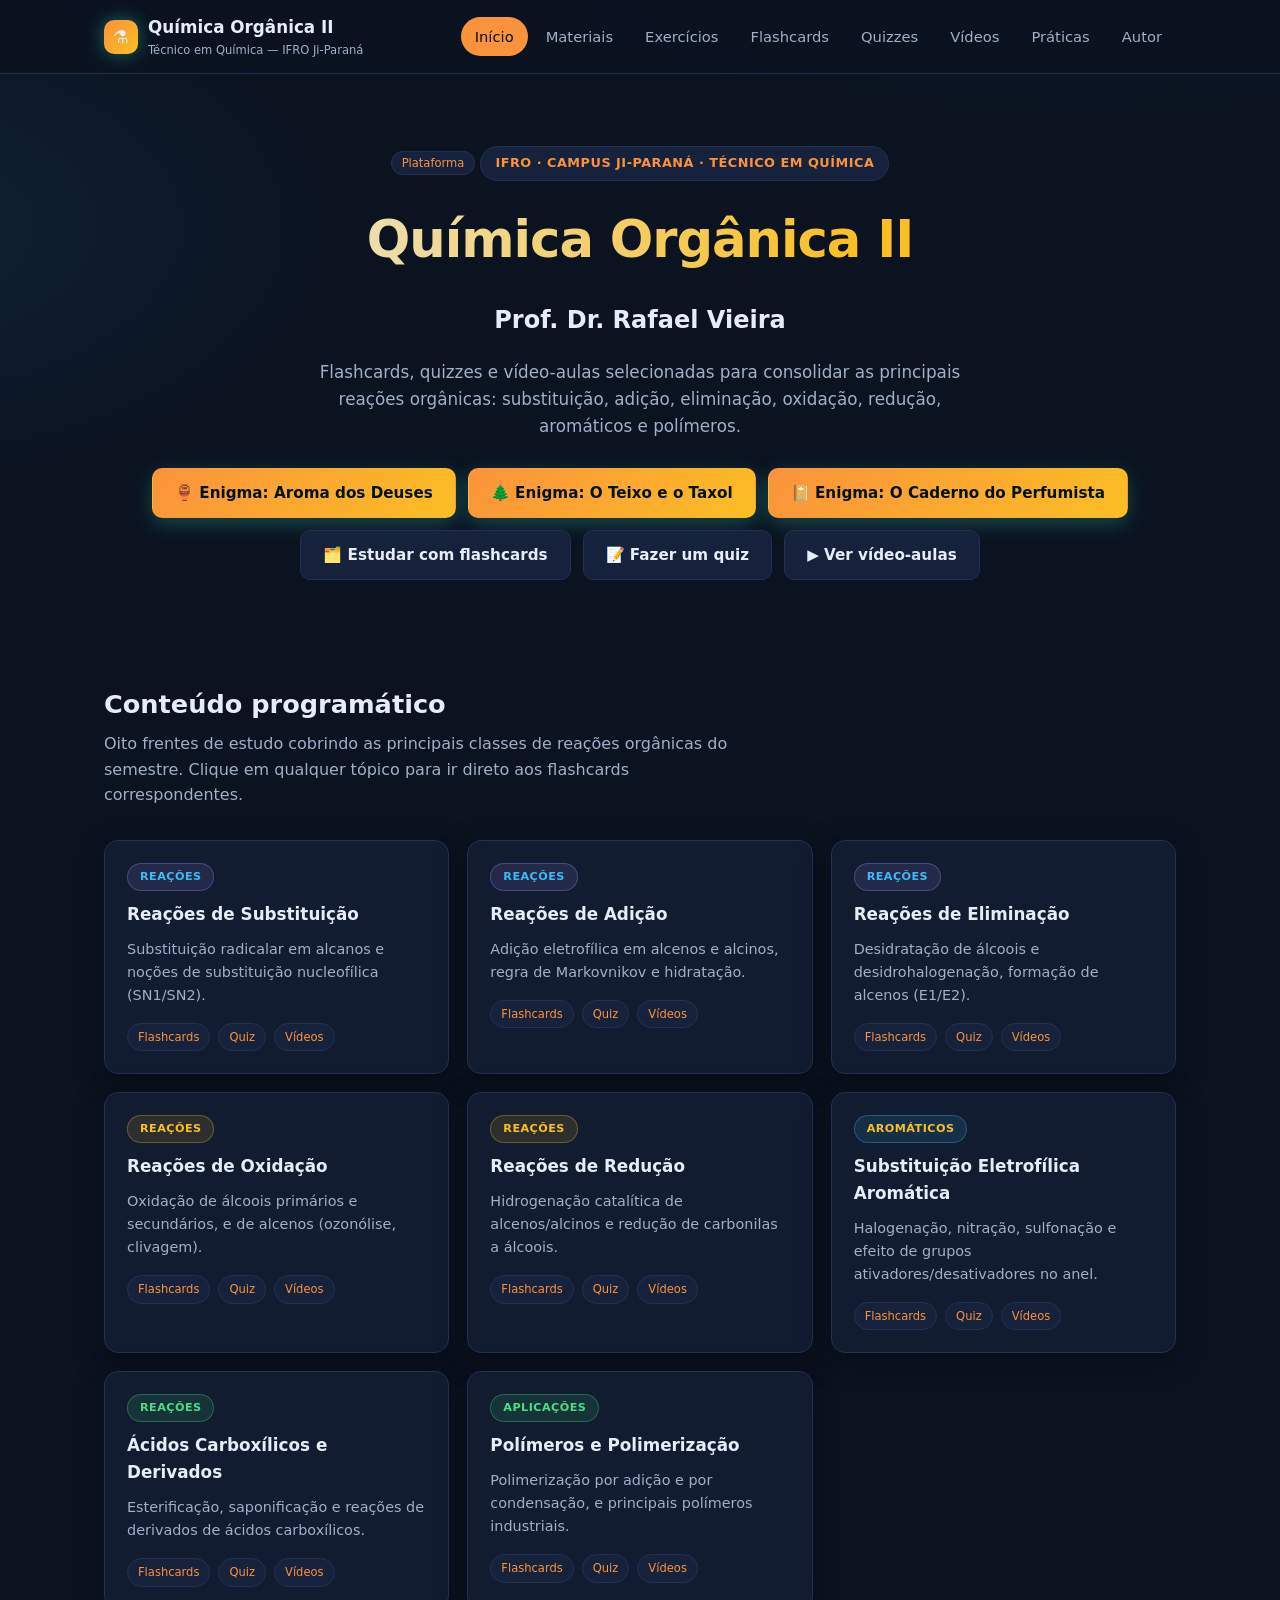
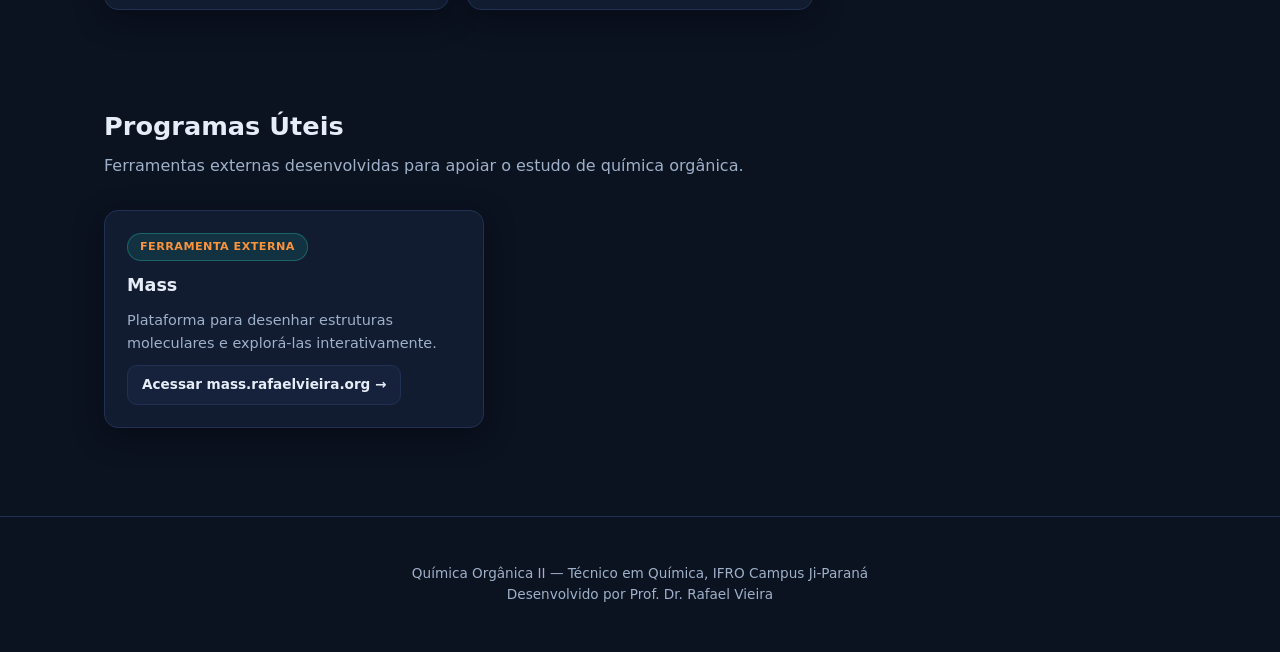
<file: index.html>
<!DOCTYPE html>
<html lang="pt-BR">
<head>
<meta charset="UTF-8">
<meta name="viewport" content="width=device-width, initial-scale=1.0">
<title>Química Orgânica II — IFRO Ji-Paraná</title>
<meta name="description" content="Plataforma de apoio aos estudantes do Técnico em Química do IFRO Campus Ji-Paraná: flashcards, quizzes e vídeos sobre Química Orgânica II.">
<link rel="stylesheet" href="assets/css/style.css">
</head>
<body>

<header class="site-header">
  <nav class="nav">
    <a class="brand" href="index.html">
      <span class="mol">⚗️</span>
      <span>Química Orgânica II<br><small>Técnico em Química — IFRO Ji-Paraná</small></span>
    </a>
    <button class="nav-toggle" aria-label="Abrir menu">☰</button>
    <div class="nav-links">
      <a href="index.html">Início</a>
      <a href="materiais.html">Materiais</a>
      <a href="exercicios.html">Exercícios</a>
      <a href="flashcards.html">Flashcards</a>
      <a href="quizzes.html">Quizzes</a>
      <a href="videos.html">Vídeos</a>
      <a href="praticas.html">Práticas</a>
      <a href="autor.html">Autor</a>
    </div>
  </nav>
</header>

<section class="hero">
  <div class="container">
    <span class="tag tag-tool">Plataforma</span>
    <span class="eyebrow">IFRO · Campus Ji-Paraná · Técnico em Química</span>
    <h1> Química Orgânica II<br> </h1>
    <h2> Prof. Dr. Rafael Vieira </h2>
    <p class="lead">Flashcards, quizzes e vídeo-aulas selecionadas para consolidar as principais
      reações orgânicas: substituição, adição, eliminação, oxidação, redução, aromáticos e polímeros.</p>
    <div class="hero-actions">
      <a class="btn btn-primary" href="aroma-dos-deuses.html">🏺 Enigma: Aroma dos Deuses</a>
      <a class="btn btn-primary" href="enigma-taxol.html">🌲 Enigma: O Teixo e o Taxol</a>
      <a class="btn btn-primary" href="caderno-do-perfumista.html">📔 Enigma: O Caderno do Perfumista</a>
      <a class="btn btn-ghost" href="flashcards.html">🗂️ Estudar com flashcards</a>
      <a class="btn btn-ghost" href="quizzes.html">📝 Fazer um quiz</a>
      <a class="btn btn-ghost" href="videos.html">▶️ Ver vídeo-aulas</a>
    </div>
  </div>
</section>

<section>
  <div class="container">
    <h2 class="section-title">Conteúdo programático</h2>
    <p class="section-sub">Oito frentes de estudo cobrindo as principais classes de reações orgânicas
      do semestre. Clique em qualquer tópico para ir direto aos flashcards correspondentes.</p>
    <div class="grid" id="topics-grid"></div>
  </div>
</section>

<section>
  <div class="container">
    <h2 class="section-title">Programas Úteis</h2>
    <p class="section-sub">Ferramentas externas desenvolvidas para apoiar o estudo de química orgânica.</p>
    <div class="card tool-card">
      <span class="cat-tag teal">Ferramenta externa</span>
      <h3>Mass</h3>
      <p>Plataforma para desenhar estruturas moleculares e explorá-las interativamente.</p>
      <a class="btn btn-ghost btn-sm" href="https://mass.rafaelvieira.org" target="_blank" rel="noopener">Acessar mass.rafaelvieira.org →</a>
    </div>
  </div>
</section>

<footer class="site-footer">
  <div class="container">
    <p>Química Orgânica II — Técnico em Química, IFRO Campus Ji-Paraná<br>
    Desenvolvido por <a href="autor.html">Prof. Dr. Rafael Vieira</a></p>
  </div>
</footer>

<script src="assets/js/topics-data.js"></script>
<script src="assets/js/app.js"></script>
<script>
  document.addEventListener("DOMContentLoaded", () => {
    const grid = document.getElementById("topics-grid");
    TOPICS.forEach(t => {
      const card = document.createElement("a");
      card.href = `flashcards.html?topic=${t.id}`;
      card.className = "card topic-card";
      card.style.color = "inherit";
      card.innerHTML = `
        <span class="cat-tag ${t.catClass}">${t.category}</span>
        <h3>${t.title}</h3>
        <p>${t.description}</p>
        <div class="tags">
          <span class="tag">Flashcards</span>
          <span class="tag">Quiz</span>
          <span class="tag">Vídeos</span>
        </div>
      `;
      grid.appendChild(card);
    });
  });
</script>
</body>
</html>
</file>
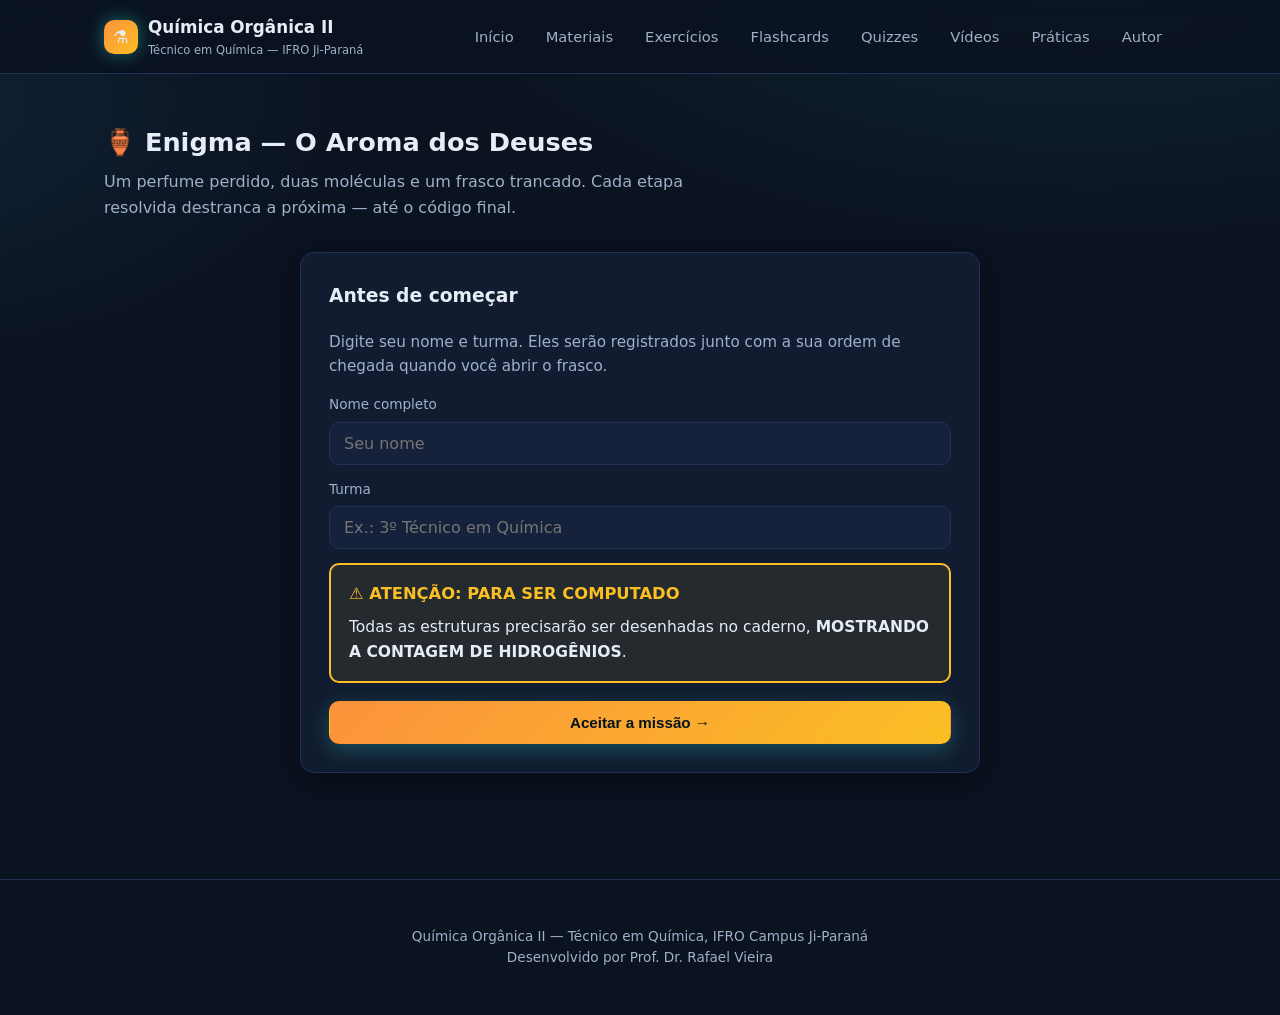
<file: aroma-dos-deuses.html>
<!DOCTYPE html>
<html lang="pt-BR">
<head>
<meta charset="UTF-8">
<meta name="viewport" content="width=device-width, initial-scale=1.0">
<title>Enigma — O Aroma dos Deuses | Química Orgânica II</title>
<meta name="description" content="Enigma em 4 etapas: descubra as duas moléculas que, combinadas por esterificação, produzem o Aroma dos Deuses, calcule suas massas molares e destrave o código final.">
<link rel="stylesheet" href="assets/css/style.css">
<style>
  /* ---------- Enigma do Aroma dos Deuses — estilos desta página ---------- */
  :root{ --gold: #fbbf24; --gold-soft: #fde68a; }

  .enig-card{
    background: var(--surface);
    border: 1px solid var(--border);
    border-radius: var(--radius);
    box-shadow: var(--shadow);
    padding: 28px;
    max-width: 680px;
    margin: 0 auto 18px;
  }
  .enig-card h3{ margin-top: 0; }
  .enig-sub{ color: var(--text-muted); font-size: 0.95rem; }
  .enig-story{
    border-left: 3px solid var(--gold);
    background: var(--surface-2);
    border-radius: 0 10px 10px 0;
    padding: 14px 16px;
    margin: 14px 0;
    font-size: 0.95rem;
  }
  .enig-story em{ color: var(--gold-soft); font-style: normal; }

  .enig-mol-frame{
    background: var(--surface-2);
    border: 1px solid var(--border);
    border-radius: 10px;
    padding: 14px;
    text-align: center;
    margin: 16px 0 6px;
  }
  .enig-mol-frame img{ max-width: 100%; max-height: 260px; margin: 0 auto; background: #fff; border-radius: 6px; padding: 6px; }

  /* barra de progresso das 4 etapas */
  .enig-progress{
    display: flex; gap: 8px; justify-content: center; flex-wrap: wrap;
    max-width: 680px; margin: 0 auto 18px;
  }
  .enig-pill{
    font-size: 0.8rem; padding: 6px 12px; border-radius: 999px;
    background: var(--surface-2); border: 1px solid var(--border); color: var(--text-muted);
  }
  .enig-pill.on{ border-color: var(--gold); color: var(--text); }
  .enig-pill.done{ border-color: var(--success); color: var(--success); }

  /* etapas */
  .enig-stage{ position: relative; transition: opacity .25s ease; }
  .enig-stage.locked{ opacity: 0.42; pointer-events: none; user-select: none; }
  .enig-stage.locked .enig-stage-body{ filter: blur(3px); }
  .enig-stage-tag{
    display: inline-block; font-size: 0.75rem; letter-spacing: .5px; text-transform: uppercase;
    color: var(--gold-soft); margin-bottom: 4px;
  }
  .enig-stage.solved .enig-stage-tag{ color: var(--success); }

  .enig-options{ display: grid; gap: 8px; margin: 12px 0; }
  .enig-opt{
    display: flex; gap: 10px; align-items: flex-start;
    background: var(--surface-2); border: 1px solid var(--border); border-radius: 10px;
    padding: 11px 14px; color: var(--text); cursor: pointer; text-align: left;
    font-family: var(--font-body); font-size: 0.95rem; transition: all .15s ease;
  }
  .enig-opt:hover:not(:disabled){ border-color: var(--gold); }
  .enig-opt b{ font-family: var(--font-mono); color: var(--gold-soft); }
  .enig-opt.wrong{ border-color: var(--danger); opacity: .55; text-decoration: line-through; }
  .enig-opt.right{ border-color: var(--success); background: rgba(74,222,128,0.08); }
  .enig-opt:disabled{ cursor: default; }

  .enig-row{ display: flex; gap: 10px; align-items: center; flex-wrap: wrap; margin: 12px 0; }
  .enig-input{
    font-family: var(--font-mono); font-size: 1.1rem; width: 140px;
    padding: 10px 12px; color: var(--text); background: var(--surface-2);
    border: 2px solid var(--border); border-radius: 8px; outline: none;
  }
  .enig-input:focus{ border-color: var(--gold); }
  .enig-unit{ color: var(--text-muted); font-family: var(--font-mono); }

  .enig-formula{
    font-family: var(--font-mono);
    background: var(--surface-2);
    border: 1px solid var(--border);
    border-radius: 8px;
    padding: 14px 16px;
    margin: 14px 0;
    text-align: center;
    font-size: 1.02rem;
    letter-spacing: 0.3px;
    overflow-x: auto;
  }
  .enig-masses{ font-family: var(--font-mono); font-size: 0.85rem; color: var(--text-muted); }

  .enig-msg{ min-height: 1.4em; font-size: 0.92rem; margin-top: 6px; }
  .enig-msg.ok{ color: var(--success); }
  .enig-msg.err{ color: var(--danger); }
  .enig-msg.warn{ color: var(--warning); }

  /* frasco final */
  .enig-safe{ text-align: center; margin-top: 18px; padding-top: 18px; border-top: 1px dashed var(--border); }
  .enig-lock-icon{ font-size: 2.4rem; margin-bottom: 6px; }
  .enig-digits{ display: flex; justify-content: center; gap: 10px; margin: 14px 0; }
  .enig-digit{
    width: 50px; height: 60px; text-align: center; font-size: 1.7rem;
    font-family: var(--font-mono); color: var(--text); background: var(--surface-2);
    border: 2px solid var(--border); border-radius: 8px; outline: none;
  }
  .enig-digit:focus{ border-color: var(--gold); box-shadow: 0 0 0 3px rgba(251,191,36,0.25); }
  .enig-safe.unlocked .enig-digit{ border-color: var(--success); color: var(--success); }
  @keyframes enig-shake-kf{
    10%,90% { transform: translateX(-2px); }
    20%,80% { transform: translateX(4px); }
    30%,50%,70% { transform: translateX(-8px); }
    40%,60% { transform: translateX(8px); }
  }
  .enig-shake{ animation: enig-shake-kf 0.5s; }

  .enig-final{ text-align: center; padding: 10px 6px 4px; font-size: 1.05rem; }
  .enig-final .big{ font-size: 2.6rem; display: block; margin-bottom: 6px; }
  .enig-registered{ display: block; margin-top: 10px; font-size: 0.85rem; color: var(--text-muted); }

  /* formulário de entrada (o style.css do organicaII não tem esses estilos) */
  .enig-gate .field{ margin-bottom: 14px; }
  .enig-gate label{ display: block; font-size: 0.85rem; color: var(--text-muted); margin-bottom: 6px; }
  .enig-gate input{
    width: 100%; padding: 11px 14px; font-size: 1rem; font-family: var(--font-body);
    color: var(--text); background: var(--surface-2);
    border: 1px solid var(--border); border-radius: 10px; outline: none;
  }
  .enig-gate input:focus{ border-color: var(--gold); }
  .hint-small{ font-size: 0.85rem; }

  /* alerta: desenho no caderno */
  .enig-ava{
    margin-top: 18px; padding: 16px 18px; border-radius: 10px;
    border: 2px solid var(--warning); background: rgba(250,204,21,0.08);
    text-align: left; font-size: 0.97rem;
  }
  .enig-ava .ava-title{ display: block; color: var(--warning); margin-bottom: 8px; font-size: 1.02rem; }
  .enig-ava p{ margin: 0; }

  @media (max-width: 520px){
    .enig-card{ padding: 20px 16px; }
    .enig-digit{ width: 46px; height: 56px; }
  }
</style>
</head>
<body>

<header class="site-header">
  <nav class="nav">
    <a class="brand" href="index.html">
      <span class="mol">⚗️</span>
      <span>Química Orgânica II<br><small>Técnico em Química — IFRO Ji-Paraná</small></span>
    </a>
    <button class="nav-toggle" aria-label="Abrir menu">☰</button>
    <div class="nav-links">
      <a href="index.html">Início</a>
      <a href="materiais.html">Materiais</a>
      <a href="exercicios.html">Exercícios</a>
      <a href="flashcards.html">Flashcards</a>
      <a href="quizzes.html">Quizzes</a>
      <a href="videos.html">Vídeos</a>
      <a href="praticas.html">Práticas</a>
      <a href="autor.html">Autor</a>
    </div>
  </nav>
</header>

<section>
  <div class="container">
    <h1 class="section-title">🏺 Enigma — O Aroma dos Deuses</h1>
    <p class="section-sub">Um perfume perdido, duas moléculas e um frasco trancado. Cada etapa resolvida
      destranca a próxima — até o código final.</p>

    <div id="enig-body"></div>
  </div>
</section>

<footer class="site-footer">
  <div class="container">
    <p>Química Orgânica II — Técnico em Química, IFRO Campus Ji-Paraná<br>
    Desenvolvido por <a href="autor.html">Prof. Dr. Rafael Vieira</a></p>
  </div>
</footer>

<script src="assets/js/sheets-config.js"></script>
<script src="assets/js/app.js"></script>
<script src="assets/js/enigma-aroma.js"></script>
</body>
</html>
</file>
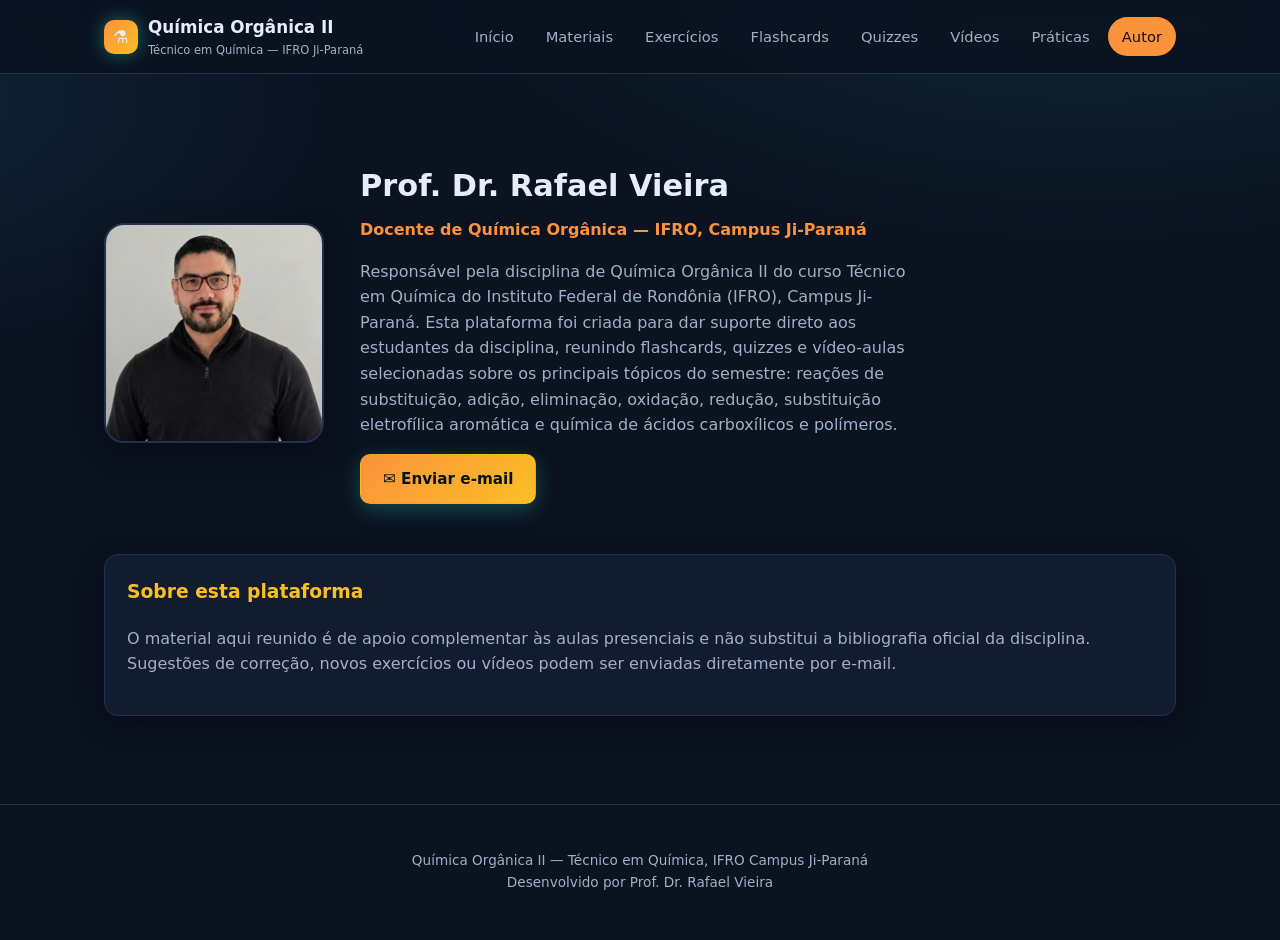
<file: autor.html>
<!DOCTYPE html>
<html lang="pt-BR">
<head>
<meta charset="UTF-8">
<meta name="viewport" content="width=device-width, initial-scale=1.0">
<title>Autor — Química Orgânica II</title>
<link rel="stylesheet" href="assets/css/style.css">
</head>
<body>

<header class="site-header">
  <nav class="nav">
    <a class="brand" href="index.html">
      <span class="mol">⚗️</span>
      <span>Química Orgânica II<br><small>Técnico em Química — IFRO Ji-Paraná</small></span>
    </a>
    <button class="nav-toggle" aria-label="Abrir menu">☰</button>
    <div class="nav-links">
      <a href="index.html">Início</a>
      <a href="materiais.html">Materiais</a>
      <a href="exercicios.html">Exercícios</a>
      <a href="flashcards.html">Flashcards</a>
      <a href="quizzes.html">Quizzes</a>
      <a href="videos.html">Vídeos</a>
      <a href="praticas.html">Práticas</a>
      <a href="autor.html">Autor</a>
    </div>
  </nav>
</header>

<section>
  <div class="container">
    <div class="author-hero">
      <img class="author-photo" src="assets/img/rafael.jpg" alt="Foto de Prof. Dr. Rafael Vieira">
      <div class="author-info">
        <h1>Prof. Dr. Rafael Vieira</h1>
        <div class="role">Docente de Química Orgânica — IFRO, Campus Ji-Paraná</div>
        <p>Responsável pela disciplina de Química Orgânica II do curso Técnico em Química do
          Instituto Federal de Rondônia (IFRO), Campus Ji-Paraná. Esta plataforma foi criada para dar
          suporte direto aos estudantes da disciplina, reunindo flashcards, quizzes e vídeo-aulas
          selecionadas sobre os principais tópicos do semestre: reações de substituição, adição,
          eliminação, oxidação, redução, substituição eletrofílica aromática e química de ácidos
          carboxílicos e polímeros.</p>
        <div class="author-links">
          <a class="btn btn-primary" href="mailto:vieira.rafa1986@gmail.com">✉️ Enviar e-mail</a>
        </div>
      </div>
    </div>

    <div class="card" style="margin-top: 10px;">
      <h3 style="margin-top:0; color: var(--accent-2);">Sobre esta plataforma</h3>
      <p style="color: var(--text-muted);">O material aqui reunido é de apoio complementar às aulas
        presenciais e não substitui a bibliografia oficial da disciplina. Sugestões de correção, novos
        exercícios ou vídeos podem ser enviadas diretamente por e-mail.</p>
    </div>
  </div>
</section>

<footer class="site-footer">
  <div class="container">
    <p>Química Orgânica II — Técnico em Química, IFRO Campus Ji-Paraná<br>
    Desenvolvido por <a href="autor.html">Prof. Dr. Rafael Vieira</a></p>
  </div>
</footer>

<script src="assets/js/app.js"></script>
</body>
</html>
</file>
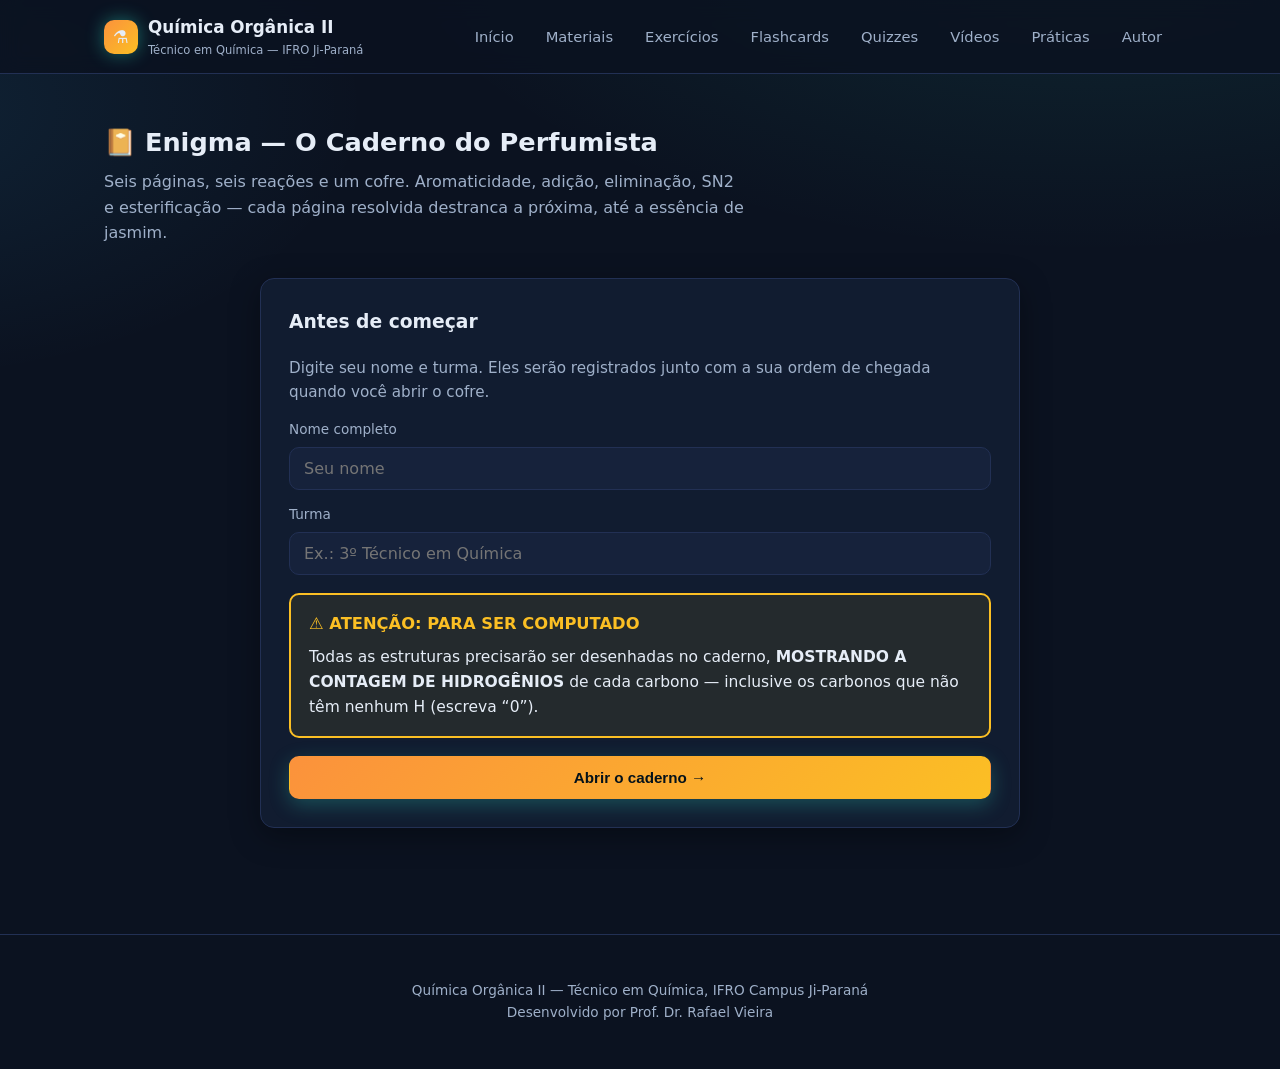
<file: caderno-do-perfumista.html>
<!DOCTYPE html>
<html lang="pt-BR">
<head>
<meta charset="UTF-8">
<meta name="viewport" content="width=device-width, initial-scale=1.0">
<title>Enigma — O Caderno do Perfumista | Química Orgânica II</title>
<meta name="description" content="Enigma em 7 páginas sobre reações orgânicas: aromaticidade, adição, hidratação, eliminação, SN2 e esterificação, com estruturas desenhadas no caderno.">
<link rel="stylesheet" href="assets/css/style.css">
<style>
  /* ---------- Enigma do Caderno do Perfumista — estilos desta página (cor de destaque: --gold) ---------- */
  :root{ --gold: #c084fc; --gold-soft: #e9d5ff; }

  .enig-card{
    background: var(--surface);
    border: 1px solid var(--border);
    border-radius: var(--radius);
    box-shadow: var(--shadow);
    padding: 28px;
    max-width: 760px;
    margin: 0 auto 18px;
  }
  .enig-card h3{ margin-top: 0; }
  .enig-sub{ color: var(--text-muted); font-size: 0.95rem; }
  .enig-story{
    border-left: 3px solid var(--gold);
    background: var(--surface-2);
    border-radius: 0 10px 10px 0;
    padding: 14px 16px;
    margin: 14px 0;
    font-size: 0.95rem;
  }
  .enig-story em{ color: var(--gold-soft); font-style: normal; }

  .enig-mol-frame{
    background: var(--surface-2);
    border: 1px solid var(--border);
    border-radius: 10px;
    padding: 14px;
    text-align: center;
    margin: 16px 0 6px;
  }
  .enig-mol-frame img{ max-width: 100%; max-height: 260px; margin: 0 auto; background: #fff; border-radius: 6px; padding: 6px; }

  /* barra de progresso das 4 etapas */
  .enig-progress{
    display: flex; gap: 8px; justify-content: center; flex-wrap: wrap;
    max-width: 760px; margin: 0 auto 18px;
  }
  .enig-pill{
    font-size: 0.8rem; padding: 6px 12px; border-radius: 999px;
    background: var(--surface-2); border: 1px solid var(--border); color: var(--text-muted);
  }
  .enig-pill.on{ border-color: var(--gold); color: var(--text); }
  .enig-pill.done{ border-color: var(--success); color: var(--success); }

  /* etapas */
  .enig-stage{ position: relative; transition: opacity .25s ease; }
  .enig-stage.locked{ opacity: 0.42; pointer-events: none; user-select: none; }
  .enig-stage.locked .enig-stage-body{ filter: blur(3px); }
  .enig-stage-tag{
    display: inline-block; font-size: 0.75rem; letter-spacing: .5px; text-transform: uppercase;
    color: var(--gold-soft); margin-bottom: 4px;
  }
  .enig-stage.solved .enig-stage-tag{ color: var(--success); }

  .enig-options{ display: grid; gap: 8px; margin: 12px 0; }
  .enig-opt{
    display: flex; gap: 10px; align-items: flex-start;
    background: var(--surface-2); border: 1px solid var(--border); border-radius: 10px;
    padding: 11px 14px; color: var(--text); cursor: pointer; text-align: left;
    font-family: var(--font-body); font-size: 0.95rem; transition: all .15s ease;
  }
  .enig-opt:hover:not(:disabled){ border-color: var(--gold); }
  .enig-opt b{ font-family: var(--font-mono); color: var(--gold-soft); }
  .enig-opt.wrong{ border-color: var(--danger); opacity: .55; text-decoration: line-through; }
  .enig-opt.right{ border-color: var(--success); background: rgba(74,222,128,0.08); }
  .enig-opt:disabled{ cursor: default; }

  .enig-row{ display: flex; gap: 10px; align-items: center; flex-wrap: wrap; margin: 12px 0; }
  .enig-input{
    font-family: var(--font-mono); font-size: 1.1rem; width: 140px;
    padding: 10px 12px; color: var(--text); background: var(--surface-2);
    border: 2px solid var(--border); border-radius: 8px; outline: none;
  }
  .enig-input:focus{ border-color: var(--gold); }
  .enig-unit{ color: var(--text-muted); font-family: var(--font-mono); }

  .enig-formula{
    font-family: var(--font-mono);
    background: var(--surface-2);
    border: 1px solid var(--border);
    border-radius: 8px;
    padding: 14px 16px;
    margin: 14px 0;
    text-align: center;
    font-size: 1.02rem;
    letter-spacing: 0.3px;
    overflow-x: auto;
  }
  .enig-masses{ font-family: var(--font-mono); font-size: 0.85rem; color: var(--text-muted); }

  .enig-msg{ min-height: 1.4em; font-size: 0.92rem; margin-top: 6px; }
  .enig-msg.ok{ color: var(--success); }
  .enig-msg.err{ color: var(--danger); }
  .enig-msg.warn{ color: var(--warning); }

  /* frasco final */
  .enig-safe{ text-align: center; margin-top: 18px; padding-top: 18px; border-top: 1px dashed var(--border); }
  .enig-lock-icon{ font-size: 2.4rem; margin-bottom: 6px; }
  .enig-digits{ display: flex; justify-content: center; gap: 10px; margin: 14px 0; }
  .enig-digit{
    width: 50px; height: 60px; text-align: center; font-size: 1.7rem;
    font-family: var(--font-mono); color: var(--text); background: var(--surface-2);
    border: 2px solid var(--border); border-radius: 8px; outline: none;
  }
  .enig-digit:focus{ border-color: var(--gold); box-shadow: 0 0 0 3px rgba(192,132,252,0.25); }
  .enig-safe.unlocked .enig-digit{ border-color: var(--success); color: var(--success); }
  @keyframes enig-shake-kf{
    10%,90% { transform: translateX(-2px); }
    20%,80% { transform: translateX(4px); }
    30%,50%,70% { transform: translateX(-8px); }
    40%,60% { transform: translateX(8px); }
  }
  .enig-shake{ animation: enig-shake-kf 0.5s; }

  .enig-final{ text-align: center; padding: 10px 6px 4px; font-size: 1.05rem; }
  .enig-final .big{ font-size: 2.6rem; display: block; margin-bottom: 6px; }
  .enig-registered{ display: block; margin-top: 10px; font-size: 0.85rem; color: var(--text-muted); }

  /* formulário de entrada (o style.css do organicaII não tem esses estilos) */
  .enig-gate .field{ margin-bottom: 14px; }
  .enig-gate label{ display: block; font-size: 0.85rem; color: var(--text-muted); margin-bottom: 6px; }
  .enig-gate input{
    width: 100%; padding: 11px 14px; font-size: 1rem; font-family: var(--font-body);
    color: var(--text); background: var(--surface-2);
    border: 1px solid var(--border); border-radius: 10px; outline: none;
  }
  .enig-gate input:focus{ border-color: var(--gold); }
  .hint-small{ font-size: 0.85rem; }

  /* alerta: desenho no caderno */
  .enig-ava{
    margin-top: 18px; padding: 16px 18px; border-radius: 10px;
    border: 2px solid var(--warning); background: rgba(250,204,21,0.08);
    text-align: left; font-size: 0.97rem;
  }
  .enig-ava .ava-title{ display: block; color: var(--warning); margin-bottom: 8px; font-size: 1.02rem; }
  .enig-ava p{ margin: 0; }

  /* ---------- específicos do Caderno do Perfumista ---------- */
  .enig-ava strong{ color: var(--text); }
  .perf-mol{ margin: 0; text-align: center; }
  .perf-mol img{ display: block; width: 100%; max-width: 200px; margin: 0 auto; background: #fff; border-radius: 8px; padding: 4px; }
  .perf-mol figcaption{ font-size: 0.82rem; color: var(--text-muted); margin-top: 4px; }

  .perf-scheme{
    display: flex; align-items: center; justify-content: center; flex-wrap: wrap; gap: 10px;
    background: var(--surface-2); border: 1px solid var(--border); border-radius: 10px;
    padding: 14px; margin: 14px 0;
  }
  .perf-scheme .perf-mol img{ max-width: 150px; }
  .perf-plus, .perf-plus-txt{ font-family: var(--font-mono); font-size: 1.15rem; }
  .perf-plus{ color: var(--text-muted); }
  .perf-arrow{ display: inline-flex; flex-direction: column; align-items: center; color: var(--gold-soft); line-height: 1; }
  .perf-arrow span{ font-size: 2rem; }
  .perf-arrow small{ font-family: var(--font-mono); font-size: 0.78rem; color: var(--text-muted); min-height: 1em; }
  .perf-q{ font-size: 2rem; font-weight: 700; color: var(--gold); width: 60px; text-align: center; }

  .perf-step{ border-top: 1px dashed var(--border); padding-top: 14px; margin-top: 14px; }
  .perf-step.hidden{ display: none; }
  .perf-step h4{ margin: 0 0 6px; font-size: 1.02rem; }

  .perf-draw-box{
    display: flex; gap: 12px; align-items: flex-start; cursor: pointer;
    border: 1px dashed var(--gold); border-radius: 10px; padding: 12px 14px; font-size: 0.95rem;
  }
  .perf-draw-box input{ accent-color: var(--gold); width: 20px; height: 20px; margin-top: 2px; flex: none; }
  .perf-draw-box small{ color: var(--text-muted); }
  .perf-draw.done .perf-draw-box{ border-style: solid; border-color: var(--success); cursor: default; }

  .perf-checks, .perf-opts{
    display: grid; grid-template-columns: repeat(auto-fit, minmax(150px, 1fr)); gap: 10px; margin: 12px 0;
  }
  .perf-check{
    position: relative; cursor: pointer; user-select: none;
    background: var(--surface-2); border: 2px solid var(--border); border-radius: 10px; padding: 10px;
    transition: all .15s ease;
  }
  .perf-check input{ position: absolute; top: 10px; left: 10px; accent-color: var(--gold); width: 18px; height: 18px; z-index: 1; }
  .perf-check:hover{ border-color: var(--gold); }
  .perf-check.sel{ border-color: var(--gold); background: rgba(192,132,252,0.10); }
  .perf-checks.done .perf-check{ pointer-events: none; }
  .perf-checks.done .perf-check.sel{ border-color: var(--success); }

  .perf-opt{ flex-direction: column; align-items: stretch; gap: 6px; padding: 10px; }
  .perf-opt b{ align-self: flex-start; }
  .enig-input.ok{ border-color: var(--success); color: var(--success); }

  @media (max-width: 520px){
    .perf-checks, .perf-opts{ grid-template-columns: 1fr 1fr; }
    .perf-scheme .perf-mol img{ max-width: 120px; }
  }

  @media (max-width: 520px){
    .enig-card{ padding: 20px 16px; }
    .enig-digit{ width: 46px; height: 56px; }
  }
</style>
</head>
<body>

<header class="site-header">
  <nav class="nav">
    <a class="brand" href="index.html">
      <span class="mol">⚗️</span>
      <span>Química Orgânica II<br><small>Técnico em Química — IFRO Ji-Paraná</small></span>
    </a>
    <button class="nav-toggle" aria-label="Abrir menu">☰</button>
    <div class="nav-links">
      <a href="index.html">Início</a>
      <a href="materiais.html">Materiais</a>
      <a href="exercicios.html">Exercícios</a>
      <a href="flashcards.html">Flashcards</a>
      <a href="quizzes.html">Quizzes</a>
      <a href="videos.html">Vídeos</a>
      <a href="praticas.html">Práticas</a>
      <a href="autor.html">Autor</a>
    </div>
  </nav>
</header>

<section>
  <div class="container">
    <h1 class="section-title">📔 Enigma — O Caderno do Perfumista</h1>
    <p class="section-sub">Seis páginas, seis reações e um cofre. Aromaticidade, adição, eliminação, SN2 e
      esterificação — cada página resolvida destranca a próxima, até a essência de jasmim.</p>

    <div id="enig-body"></div>
  </div>
</section>

<footer class="site-footer">
  <div class="container">
    <p>Química Orgânica II — Técnico em Química, IFRO Campus Ji-Paraná<br>
    Desenvolvido por <a href="autor.html">Prof. Dr. Rafael Vieira</a></p>
  </div>
</footer>

<script src="assets/js/sheets-config.js"></script>
<script src="assets/js/app.js"></script>
<script src="assets/js/enigma-perfumista.js"></script>
</body>
</html>
</file>
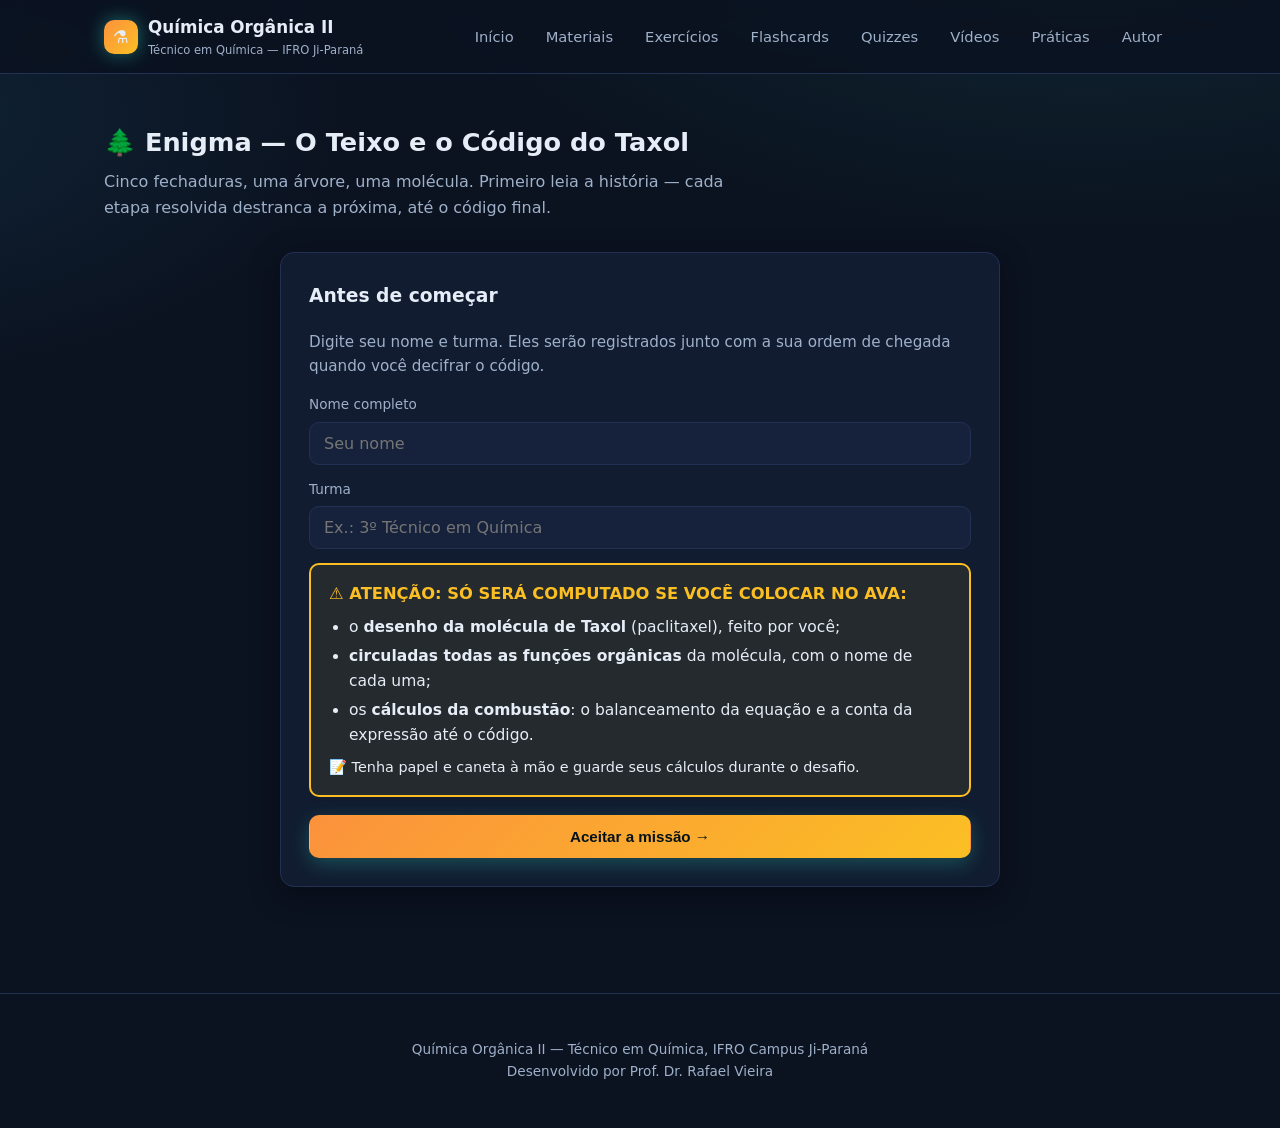
<file: enigma-taxol.html>
<!DOCTYPE html>
<html lang="pt-BR">
<head>
<meta charset="UTF-8">
<meta name="viewport" content="width=device-width, initial-scale=1.0">
<title>Enigma — O Teixo e o Código do Taxol | Química Orgânica II</title>
<meta name="description" content="Enigma em 5 etapas: interprete o texto do teixo, identifique as funções orgânicas do paclitaxel (Taxol), monte sua fórmula, balanceie a combustão completa e descubra o código secreto.">
<link rel="stylesheet" href="assets/css/style.css">
<style>
  /* ---------- Enigma do Taxol — estilos desta página ---------- */
  :root{ --enig-acc: #22c55e; --enig-acc-soft: #86efac; --enig-acc-glow: rgba(34,197,94,0.25); }

  .enig-card{
    background: var(--surface);
    border: 1px solid var(--border);
    border-radius: var(--radius);
    box-shadow: var(--shadow);
    padding: 28px;
    max-width: 720px;
    margin: 0 auto 18px;
  }
  .enig-card h3{ margin-top: 0; }
  .enig-sub{ color: var(--text-muted); font-size: 0.95rem; }
  .enig-story{
    border-left: 3px solid var(--enig-acc);
    background: var(--surface-2);
    border-radius: 0 10px 10px 0;
    padding: 14px 16px;
    margin: 14px 0;
    font-size: 0.95rem;
  }
  .enig-story em{ color: var(--enig-acc-soft); font-style: normal; }

  /* o texto literário */
  .enig-text{
    background: var(--surface-2);
    border: 1px solid var(--border);
    border-radius: 10px;
    padding: 18px 20px;
    margin: 14px 0;
    max-height: 460px;
    overflow-y: auto;
    font-size: 0.97rem;
    line-height: 1.65;
  }
  .enig-text p{ margin: 0 0 10px; }
  .enig-text p.fala{ padding-left: 14px; }
  .enig-text p.fala::before{ content: "— "; color: var(--enig-acc-soft); margin-left: -14px; }
  .enig-text .credit{ font-size: 0.82rem; color: var(--text-muted); text-align: right; margin-top: 12px; }
  .enig-box{
    display: flex; gap: 12px; align-items: flex-start;
    border: 1px dashed var(--enig-acc);
    border-radius: 10px;
    padding: 12px 14px;
    margin: 14px 0 4px;
    font-size: 0.92rem;
  }
  .enig-box .ico{ font-size: 1.8rem; line-height: 1; }
  .enig-box strong{ color: var(--enig-acc-soft); }

  .enig-mol-frame{
    background: var(--surface-2);
    border: 1px solid var(--border);
    border-radius: 10px;
    padding: 14px;
    text-align: center;
    margin: 16px 0 6px;
  }
  .enig-mol-frame img{ max-width: 100%; max-height: 330px; margin: 0 auto; background: #fff; border-radius: 6px; padding: 6px; }
  .enig-mol-cap{ font-size: 0.85rem; color: var(--text-muted); margin-top: 8px; }

  /* barra de progresso das 5 etapas */
  .enig-progress{
    display: flex; gap: 8px; justify-content: center; flex-wrap: wrap;
    max-width: 720px; margin: 0 auto 18px;
  }
  .enig-pill{
    font-size: 0.8rem; padding: 6px 12px; border-radius: 999px;
    background: var(--surface-2); border: 1px solid var(--border); color: var(--text-muted);
  }
  .enig-pill.on{ border-color: var(--enig-acc); color: var(--text); }
  .enig-pill.done{ border-color: var(--success); color: var(--success); }

  /* etapas */
  .enig-stage{ position: relative; transition: opacity .25s ease; }
  .enig-stage.locked{ opacity: 0.42; pointer-events: none; user-select: none; }
  .enig-stage.locked .enig-stage-body{ filter: blur(3px); }
  .enig-stage-tag{
    display: inline-block; font-size: 0.75rem; letter-spacing: .5px; text-transform: uppercase;
    color: var(--enig-acc-soft); margin-bottom: 4px;
  }
  .enig-stage.solved .enig-stage-tag{ color: var(--success); }

  /* perguntas de leitura (uma de cada vez) */
  .enig-q{ border-top: 1px dashed var(--border); padding-top: 14px; margin-top: 14px; }
  .enig-q:first-of-type{ border-top: none; padding-top: 0; margin-top: 6px; }
  .enig-q.hidden{ display: none; }
  .enig-q-num{ font-family: var(--font-mono); font-size: 0.8rem; color: var(--enig-acc-soft); }
  .enig-q h4{ margin: 4px 0 6px; font-size: 1.02rem; }

  .enig-options{ display: grid; gap: 8px; margin: 12px 0; }
  .enig-opt{
    display: flex; gap: 10px; align-items: flex-start;
    background: var(--surface-2); border: 1px solid var(--border); border-radius: 10px;
    padding: 11px 14px; color: var(--text); cursor: pointer; text-align: left;
    font-family: var(--font-body); font-size: 0.95rem; transition: all .15s ease;
  }
  .enig-opt:hover:not(:disabled){ border-color: var(--enig-acc); }
  .enig-opt b{ font-family: var(--font-mono); color: var(--enig-acc-soft); }
  .enig-opt.wrong{ border-color: var(--danger); opacity: .55; text-decoration: line-through; }
  .enig-opt.right{ border-color: var(--success); background: rgba(74,222,128,0.08); }
  .enig-opt:disabled{ cursor: default; }

  /* checklist das funções */
  .enig-checks{ display: grid; grid-template-columns: repeat(auto-fit, minmax(180px, 1fr)); gap: 8px; margin: 14px 0; }
  .enig-check{
    display: flex; align-items: center; gap: 10px;
    background: var(--surface-2); border: 1px solid var(--border); border-radius: 10px;
    padding: 10px 12px; cursor: pointer; font-size: 0.95rem; user-select: none;
    transition: all .15s ease;
  }
  .enig-check:hover{ border-color: var(--enig-acc); }
  .enig-check input{ accent-color: var(--enig-acc); width: 18px; height: 18px; margin: 0; }
  .enig-check.sel{ border-color: var(--enig-acc); background: rgba(34,197,94,0.08); }
  .enig-checks.done .enig-check{ pointer-events: none; }
  .enig-checks.done .enig-check.sel{ border-color: var(--success); }

  .enig-row{ display: flex; gap: 10px; align-items: center; flex-wrap: wrap; margin: 12px 0; }
  .enig-input{
    font-family: var(--font-mono); font-size: 1.1rem; width: 140px;
    padding: 10px 12px; color: var(--text); background: var(--surface-2);
    border: 2px solid var(--border); border-radius: 8px; outline: none;
  }
  .enig-input:focus{ border-color: var(--enig-acc); }
  .enig-input.ok{ border-color: var(--success); color: var(--success); }
  .enig-input.bad{ border-color: var(--danger); }
  .enig-unit{ color: var(--text-muted); font-family: var(--font-mono); }

  /* fórmula molecular C?H?N?O? */
  .enig-formula-inputs{
    display: flex; align-items: center; justify-content: center; flex-wrap: wrap; gap: 4px 2px;
    font-family: var(--font-mono); font-size: 1.4rem; margin: 16px 0 8px;
  }
  .enig-formula-inputs .el{ padding: 0 2px 0 8px; }
  .enig-formula-inputs .enig-input{ width: 64px; font-size: 1rem; padding: 8px 6px; text-align: center; }

  .enig-formula{
    font-family: var(--font-mono);
    background: var(--surface-2);
    border: 1px solid var(--border);
    border-radius: 8px;
    padding: 14px 16px;
    margin: 14px 0;
    text-align: center;
    font-size: 1.02rem;
    letter-spacing: 0.3px;
    overflow-x: auto;
  }
  .enig-frac{ display: inline-flex; flex-direction: column; vertical-align: middle; text-align: center; }
  .enig-frac > span:first-child{ border-bottom: 1.5px solid var(--text); padding: 0 6px 3px; }
  .enig-frac > span:last-child{ padding-top: 3px; }
  .enig-legend{
    display: grid;
    grid-template-columns: repeat(auto-fit, minmax(170px,1fr));
    gap: 6px 14px;
    font-size: 0.88rem;
    color: var(--text-muted);
    margin: 10px 0 4px;
  }
  .enig-legend b{ color: var(--text); font-family: var(--font-mono); }
  .enig-masses{ font-family: var(--font-mono); font-size: 0.85rem; color: var(--text-muted); }
  .enig-sub-step{ margin-top: 18px; padding-top: 16px; border-top: 1px dashed var(--border); }
  .enig-sub-step.hidden{ display: none; }

  .enig-msg{ min-height: 1.4em; font-size: 0.92rem; margin-top: 6px; }
  .enig-msg.ok{ color: var(--success); }
  .enig-msg.err{ color: var(--danger); }
  .enig-msg.warn{ color: var(--warning); }

  /* cadeado final */
  .enig-safe{ text-align: center; margin-top: 18px; padding-top: 18px; border-top: 1px dashed var(--border); }
  .enig-lock-icon{ font-size: 2.4rem; margin-bottom: 6px; }
  .enig-digits{ display: flex; justify-content: center; gap: 10px; margin: 14px 0; }
  .enig-digit{
    width: 50px; height: 60px; text-align: center; font-size: 1.7rem;
    font-family: var(--font-mono); color: var(--text); background: var(--surface-2);
    border: 2px solid var(--border); border-radius: 8px; outline: none;
  }
  .enig-digit:focus{ border-color: var(--enig-acc); box-shadow: 0 0 0 3px var(--enig-acc-glow); }
  .enig-safe.unlocked .enig-digit{ border-color: var(--success); color: var(--success); }
  @keyframes enig-shake-kf{
    10%,90% { transform: translateX(-2px); }
    20%,80% { transform: translateX(4px); }
    30%,50%,70% { transform: translateX(-8px); }
    40%,60% { transform: translateX(8px); }
  }
  .enig-shake{ animation: enig-shake-kf 0.5s; }

  .enig-final{ text-align: center; padding: 10px 6px 4px; font-size: 1.05rem; }
  .enig-final .big{ font-size: 2.6rem; display: block; margin-bottom: 6px; }
  .enig-registered{ display: block; margin-top: 10px; font-size: 0.85rem; color: var(--text-muted); }
  .enig-gate .field{ margin-bottom: 14px; }
  /* formulário de entrada (o style.css do organicaII não tem esses estilos) */
  .enig-gate label{ display: block; font-size: 0.85rem; color: var(--text-muted); margin-bottom: 6px; }
  .enig-gate input{
    width: 100%; padding: 11px 14px; font-size: 1rem; font-family: var(--font-body);
    color: var(--text); background: var(--surface-2);
    border: 1px solid var(--border); border-radius: 10px; outline: none;
  }
  .enig-gate input:focus{ border-color: var(--enig-acc); }
  .hint-small{ font-size: 0.85rem; }
  .enig-ava{
    margin-top: 18px; padding: 16px 18px; border-radius: 10px;
    border: 2px solid var(--warning); background: rgba(250,204,21,0.08);
    text-align: left; font-size: 0.97rem;
  }
  .enig-ava .ava-title{ display: block; color: var(--warning); margin-bottom: 8px; font-size: 1.02rem; }
  .enig-ava ul{ margin: 0; padding-left: 20px; }
  .enig-ava li{ margin: 4px 0; }
  .enig-ava li strong{ color: var(--text); }

  @media (max-width: 560px){
    .enig-card{ padding: 20px 16px; }
    .enig-text{ padding: 14px; max-height: 380px; }
    .enig-digit{ width: 44px; height: 54px; }
  }
</style>
</head>
<body>

<header class="site-header">
  <nav class="nav">
    <a class="brand" href="index.html">
      <span class="mol">⚗️</span>
      <span>Química Orgânica II<br><small>Técnico em Química — IFRO Ji-Paraná</small></span>
    </a>
    <button class="nav-toggle" aria-label="Abrir menu">☰</button>
    <div class="nav-links">
      <a href="index.html">Início</a>
      <a href="materiais.html">Materiais</a>
      <a href="exercicios.html">Exercícios</a>
      <a href="flashcards.html">Flashcards</a>
      <a href="quizzes.html">Quizzes</a>
      <a href="videos.html">Vídeos</a>
      <a href="praticas.html">Práticas</a>
      <a href="autor.html">Autor</a>
    </div>
  </nav>
</header>

<section>
  <div class="container">
    <h1 class="section-title">🌲 Enigma — O Teixo e o Código do Taxol</h1>
    <p class="section-sub">Cinco fechaduras, uma árvore, uma molécula. Primeiro leia a história — cada etapa
      resolvida destranca a próxima, até o código final.</p>

    <div id="enig-body"></div>
  </div>
</section>

<footer class="site-footer">
  <div class="container">
    <p>Química Orgânica II — Técnico em Química, IFRO Campus Ji-Paraná<br>
    Desenvolvido por <a href="autor.html">Prof. Dr. Rafael Vieira</a></p>
  </div>
</footer>

<script src="assets/js/sheets-config.js"></script>
<script src="assets/js/app.js"></script>
<script src="assets/js/enigma-taxol.js"></script>
</body>
</html>
</file>
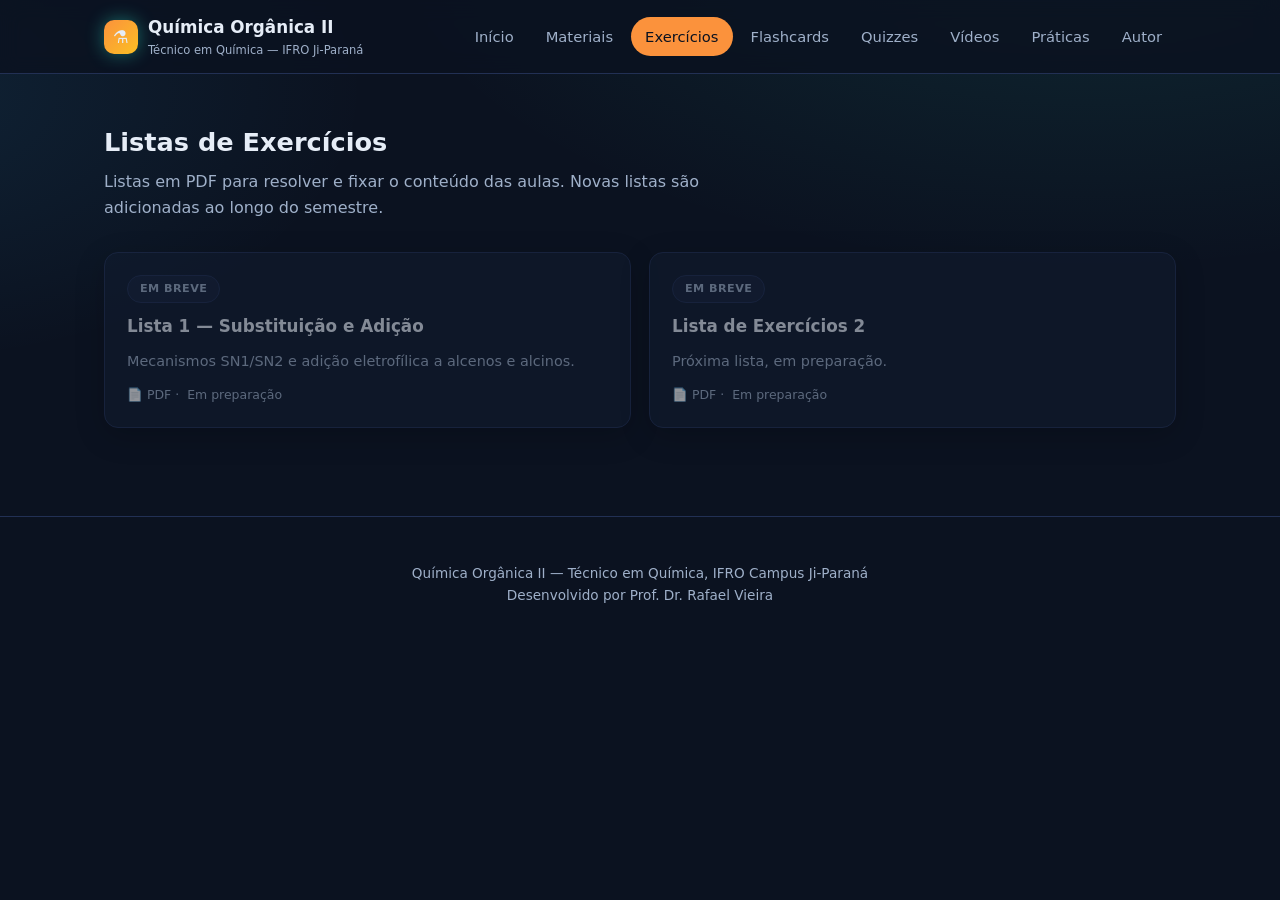
<file: exercicios.html>
<!DOCTYPE html>
<html lang="pt-BR">
<head>
<meta charset="UTF-8">
<meta name="viewport" content="width=device-width, initial-scale=1.0">
<title>Exercícios — Química Orgânica II</title>
<meta name="description" content="Listas de exercícios em PDF da disciplina de Química Orgânica II do IFRO Campus Ji-Paraná.">
<link rel="stylesheet" href="assets/css/style.css">
</head>
<body>

<header class="site-header">
  <nav class="nav">
    <a class="brand" href="index.html">
      <span class="mol">⚗️</span>
      <span>Química Orgânica II<br><small>Técnico em Química — IFRO Ji-Paraná</small></span>
    </a>
    <button class="nav-toggle" aria-label="Abrir menu">☰</button>
    <div class="nav-links">
      <a href="index.html">Início</a>
      <a href="materiais.html">Materiais</a>
      <a href="exercicios.html">Exercícios</a>
      <a href="flashcards.html">Flashcards</a>
      <a href="quizzes.html">Quizzes</a>
      <a href="videos.html">Vídeos</a>
      <a href="praticas.html">Práticas</a>
      <a href="autor.html">Autor</a>
    </div>
  </nav>
</header>

<section>
  <div class="container">
    <h1 class="section-title">Listas de Exercícios</h1>
    <p class="section-sub">Listas em PDF para resolver e fixar o conteúdo das aulas. Novas listas são
      adicionadas ao longo do semestre.</p>

    <div class="material-grid" id="exercicios-grid">

      <div class="card material-card soon">
        <span class="cat-tag muted">Em breve</span>
        <h3>Lista 1 — Substituição e Adição</h3>
        <p>Mecanismos SN1/SN2 e adição eletrofílica a alcenos e alcinos.</p>
        <div class="material-meta">📄 PDF · <span>Em preparação</span></div>
      </div>

      <div class="card material-card soon">
        <span class="cat-tag muted">Em breve</span>
        <h3>Lista de Exercícios 2</h3>
        <p>Próxima lista, em preparação.</p>
        <div class="material-meta">📄 PDF · <span>Em preparação</span></div>
      </div>

    </div>
  </div>
</section>

<footer class="site-footer">
  <div class="container">
    <p>Química Orgânica II — Técnico em Química, IFRO Campus Ji-Paraná<br>
    Desenvolvido por <a href="autor.html">Prof. Dr. Rafael Vieira</a></p>
  </div>
</footer>

<script src="assets/js/app.js"></script>
</body>
</html>
</file>
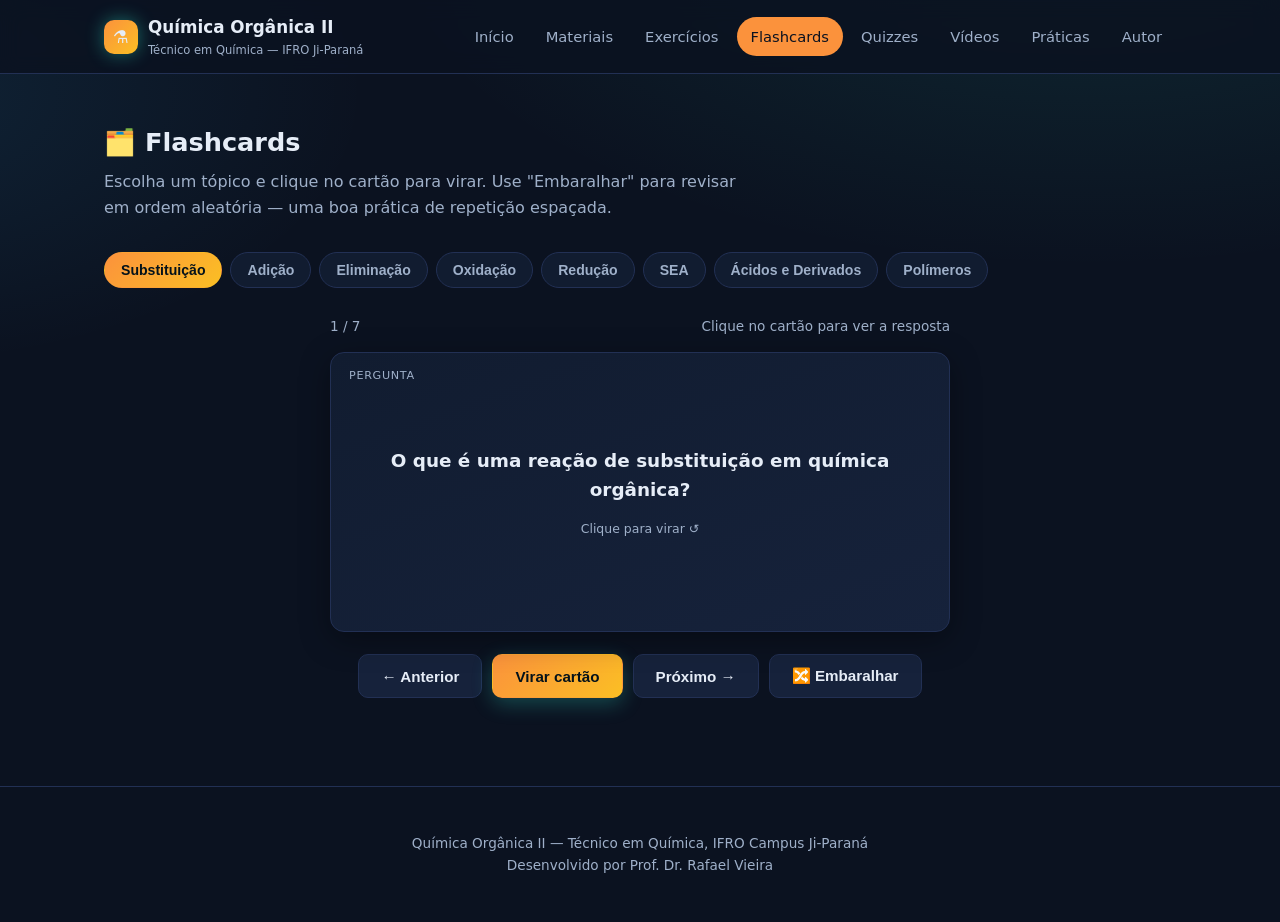
<file: flashcards.html>
<!DOCTYPE html>
<html lang="pt-BR">
<head>
<meta charset="UTF-8">
<meta name="viewport" content="width=device-width, initial-scale=1.0">
<title>Flashcards — Química Orgânica II</title>
<link rel="stylesheet" href="assets/css/style.css">
</head>
<body>

<header class="site-header">
  <nav class="nav">
    <a class="brand" href="index.html">
      <span class="mol">⚗️</span>
      <span>Química Orgânica II<br><small>Técnico em Química — IFRO Ji-Paraná</small></span>
    </a>
    <button class="nav-toggle" aria-label="Abrir menu">☰</button>
    <div class="nav-links">
      <a href="index.html">Início</a>
      <a href="materiais.html">Materiais</a>
      <a href="exercicios.html">Exercícios</a>
      <a href="flashcards.html">Flashcards</a>
      <a href="quizzes.html">Quizzes</a>
      <a href="videos.html">Vídeos</a>
      <a href="praticas.html">Práticas</a>
      <a href="autor.html">Autor</a>
    </div>
  </nav>
</header>

<section>
  <div class="container">
    <h1 class="section-title">🗂️ Flashcards</h1>
    <p class="section-sub">Escolha um tópico e clique no cartão para virar. Use "Embaralhar" para revisar
      em ordem aleatória — uma boa prática de repetição espaçada.</p>

    <div class="topic-selector" id="topic-chips"></div>

    <div class="flash-wrap">
      <div class="flash-progress">
        <span id="flash-count">0 / 0</span>
        <span>Clique no cartão para ver a resposta</span>
      </div>

      <div class="flashcard" id="flashcard">
        <div class="flashcard-inner">
          <div class="flash-face front">
            <span class="label">Pergunta</span>
            <div class="txt" id="card-front-text"></div>
            <div class="hint">Clique para virar ↺</div>
          </div>
          <div class="flash-face back">
            <span class="label">Resposta</span>
            <div class="txt" id="card-back-text"></div>
          </div>
        </div>
      </div>

      <div class="flash-controls">
        <button class="btn btn-ghost" id="btn-prev">← Anterior</button>
        <button class="btn btn-primary" id="btn-flip">Virar cartão</button>
        <button class="btn btn-ghost" id="btn-next">Próximo →</button>
        <button class="btn btn-ghost" id="btn-shuffle">🔀 Embaralhar</button>
      </div>
    </div>
  </div>
</section>

<footer class="site-footer">
  <div class="container">
    <p>Química Orgânica II — Técnico em Química, IFRO Campus Ji-Paraná<br>
    Desenvolvido por <a href="autor.html">Prof. Dr. Rafael Vieira</a></p>
  </div>
</footer>

<script src="assets/js/topics-data.js"></script>
<script src="assets/js/flashcards-data.js"></script>
<script src="assets/js/app.js"></script>
<script src="assets/js/flashcards.js"></script>
</body>
</html>
</file>
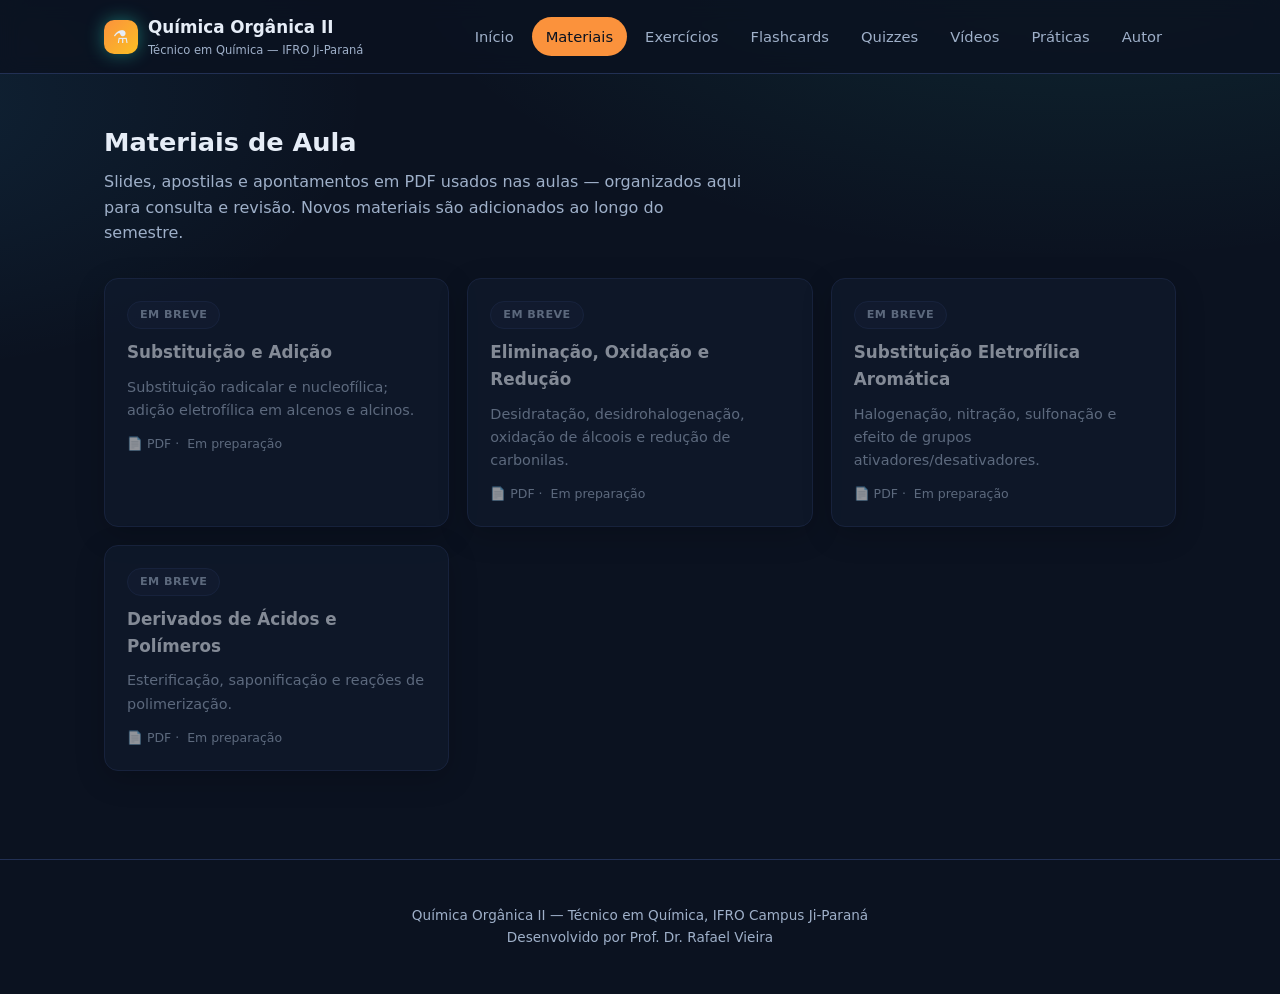
<file: materiais.html>
<!DOCTYPE html>
<html lang="pt-BR">
<head>
<meta charset="UTF-8">
<meta name="viewport" content="width=device-width, initial-scale=1.0">
<title>Materiais — Química Orgânica II</title>
<meta name="description" content="Materiais de aula, slides e apostilas em PDF da disciplina de Química Orgânica II do IFRO Campus Ji-Paraná.">
<link rel="stylesheet" href="assets/css/style.css">
</head>
<body>

<header class="site-header">
  <nav class="nav">
    <a class="brand" href="index.html">
      <span class="mol">⚗️</span>
      <span>Química Orgânica II<br><small>Técnico em Química — IFRO Ji-Paraná</small></span>
    </a>
    <button class="nav-toggle" aria-label="Abrir menu">☰</button>
    <div class="nav-links">
      <a href="index.html">Início</a>
      <a href="materiais.html">Materiais</a>
      <a href="exercicios.html">Exercícios</a>
      <a href="flashcards.html">Flashcards</a>
      <a href="quizzes.html">Quizzes</a>
      <a href="videos.html">Vídeos</a>
      <a href="praticas.html">Práticas</a>
      <a href="autor.html">Autor</a>
    </div>
  </nav>
</header>

<section>
  <div class="container">
    <h1 class="section-title">Materiais de Aula</h1>
    <p class="section-sub">Slides, apostilas e apontamentos em PDF usados nas aulas — organizados aqui
      para consulta e revisão. Novos materiais são adicionados ao longo do semestre.</p>

    <div class="material-grid" id="materiais-grid">

      <div class="card material-card soon">
        <span class="cat-tag muted">Em breve</span>
        <h3>Substituição e Adição</h3>
        <p>Substituição radicalar e nucleofílica; adição eletrofílica em alcenos e alcinos.</p>
        <div class="material-meta">📄 PDF · <span>Em preparação</span></div>
      </div>

      <div class="card material-card soon">
        <span class="cat-tag muted">Em breve</span>
        <h3>Eliminação, Oxidação e Redução</h3>
        <p>Desidratação, desidrohalogenação, oxidação de álcoois e redução de carbonilas.</p>
        <div class="material-meta">📄 PDF · <span>Em preparação</span></div>
      </div>

      <div class="card material-card soon">
        <span class="cat-tag muted">Em breve</span>
        <h3>Substituição Eletrofílica Aromática</h3>
        <p>Halogenação, nitração, sulfonação e efeito de grupos ativadores/desativadores.</p>
        <div class="material-meta">📄 PDF · <span>Em preparação</span></div>
      </div>

      <div class="card material-card soon">
        <span class="cat-tag muted">Em breve</span>
        <h3>Derivados de Ácidos e Polímeros</h3>
        <p>Esterificação, saponificação e reações de polimerização.</p>
        <div class="material-meta">📄 PDF · <span>Em preparação</span></div>
      </div>

    </div>
  </div>
</section>

<footer class="site-footer">
  <div class="container">
    <p>Química Orgânica II — Técnico em Química, IFRO Campus Ji-Paraná<br>
    Desenvolvido por <a href="autor.html">Prof. Dr. Rafael Vieira</a></p>
  </div>
</footer>

<script src="assets/js/app.js"></script>
</body>
</html>
</file>
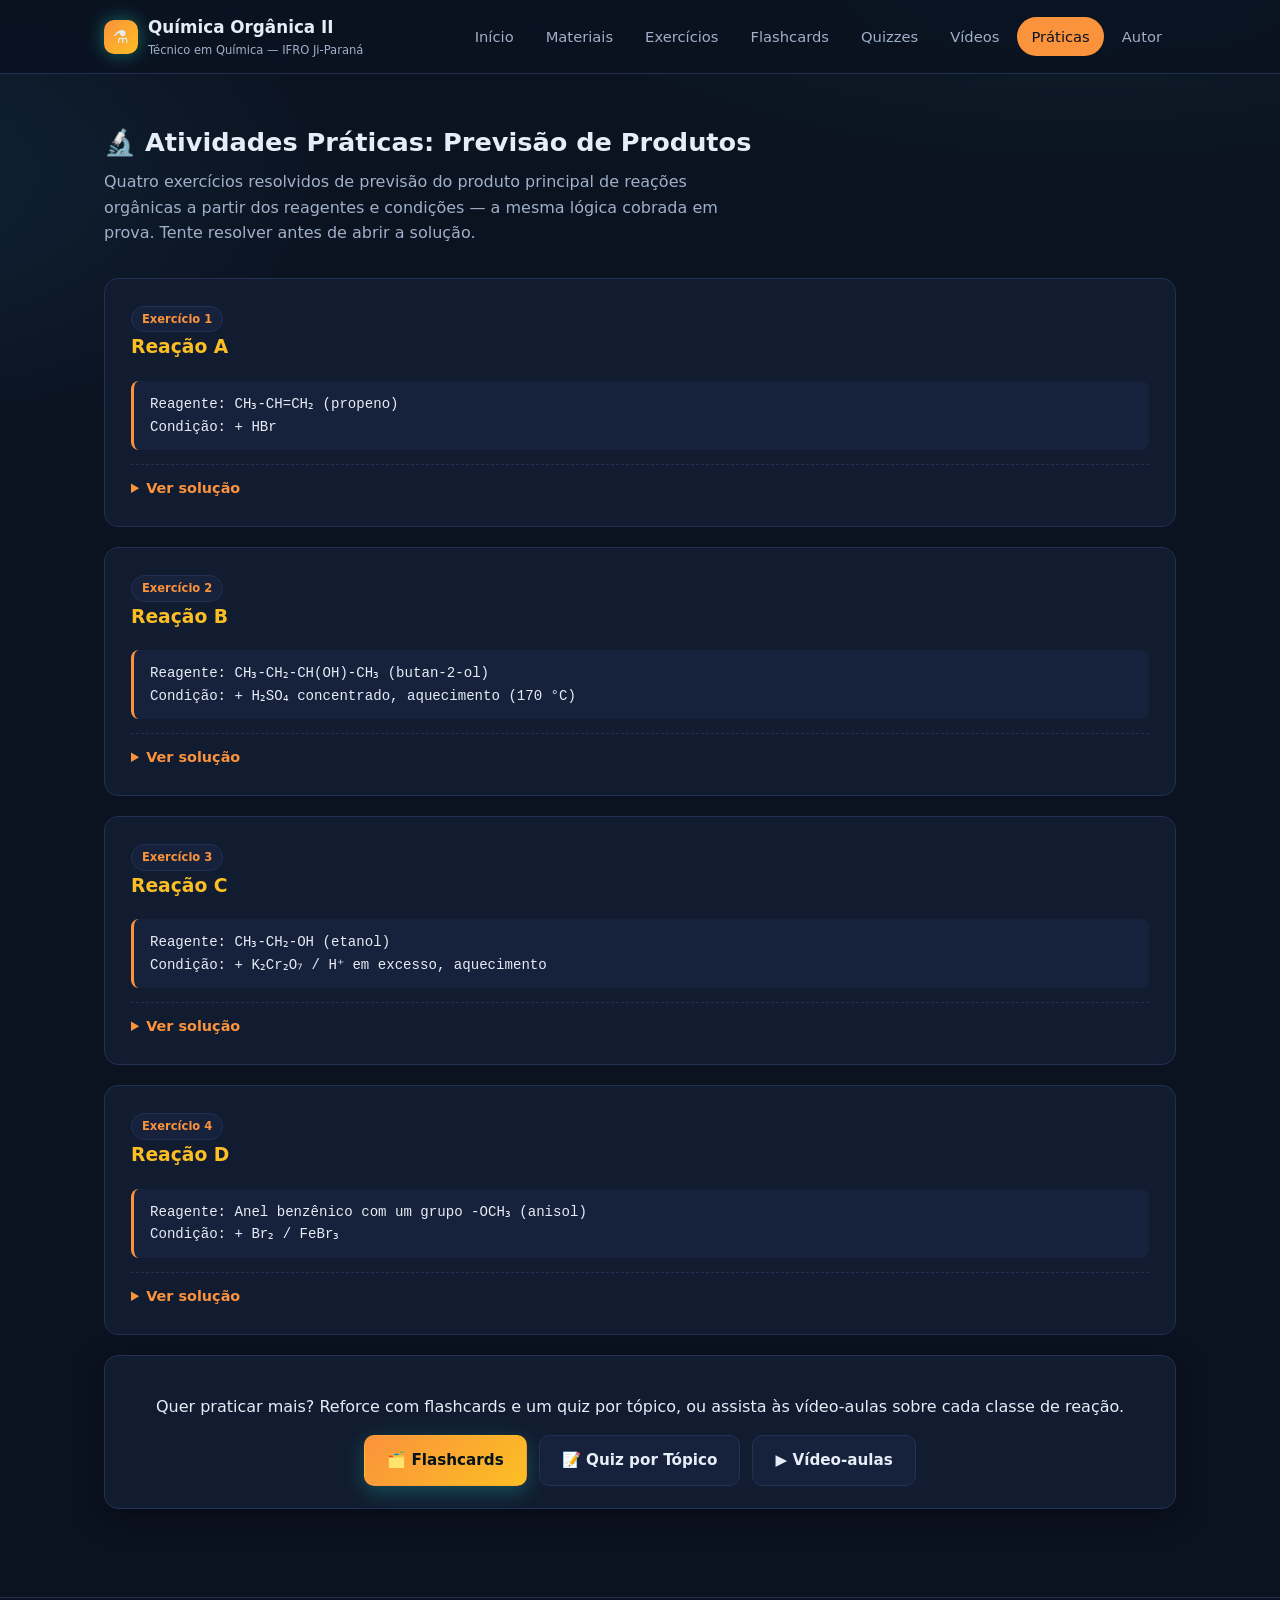
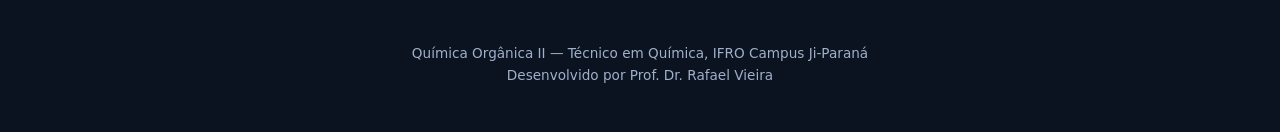
<file: praticas.html>
<!DOCTYPE html>
<html lang="pt-BR">
<head>
<meta charset="UTF-8">
<meta name="viewport" content="width=device-width, initial-scale=1.0">
<title>Atividades Práticas — Química Orgânica II</title>
<link rel="stylesheet" href="assets/css/style.css">
</head>
<body>

<header class="site-header">
  <nav class="nav">
    <a class="brand" href="index.html">
      <span class="mol">⚗️</span>
      <span>Química Orgânica II<br><small>Técnico em Química — IFRO Ji-Paraná</small></span>
    </a>
    <button class="nav-toggle" aria-label="Abrir menu">☰</button>
    <div class="nav-links">
      <a href="index.html">Início</a>
      <a href="materiais.html">Materiais</a>
      <a href="exercicios.html">Exercícios</a>
      <a href="flashcards.html">Flashcards</a>
      <a href="quizzes.html">Quizzes</a>
      <a href="videos.html">Vídeos</a>
      <a href="praticas.html">Práticas</a>
      <a href="autor.html">Autor</a>
    </div>
  </nav>
</header>

<section>
  <div class="container">
    <h1 class="section-title">🔬 Atividades Práticas: Previsão de Produtos</h1>
    <p class="section-sub">Quatro exercícios resolvidos de previsão do produto principal de reações
      orgânicas a partir dos reagentes e condições — a mesma lógica cobrada em prova. Tente resolver
      antes de abrir a solução.</p>

    <div class="practical-block">
      <span class="badge">Exercício 1</span>
      <h3>Reação A</h3>
      <div class="data">Reagente: CH₃-CH=CH₂ (propeno)
Condição: + HBr</div>
      <details class="solution">
        <summary>Ver solução</summary>
        <p><strong>Produto principal: CH₃-CHBr-CH₃ (2-bromopropano).</strong></p>
        <p>É uma adição eletrofílica de HBr à dupla ligação. Pela regra de Markovnikov, o H se liga ao
        carbono da dupla que já tem mais hidrogênios (C1), e o Br se liga ao carbono mais substituído
        (C2), pois o carbocátion secundário intermediário é mais estável que o primário.</p>
      </details>
    </div>

    <div class="practical-block">
      <span class="badge">Exercício 2</span>
      <h3>Reação B</h3>
      <div class="data">Reagente: CH₃-CH₂-CH(OH)-CH₃ (butan-2-ol)
Condição: + H₂SO₄ concentrado, aquecimento (170 °C)</div>
      <details class="solution">
        <summary>Ver solução</summary>
        <p><strong>Produto principal: CH₃-CH=CH-CH₃ (but-2-eno), majoritário sobre but-1-eno.</strong></p>
        <p>É uma reação de eliminação (desidratação ácida intramolecular). Pela regra de Zaitsev, o
        alceno mais substituído (e mais estável) — o but-2-eno, dissubstituído internamente — é o produto
        principal, formado em maior proporção que o but-1-eno (menos substituído).</p>
      </details>
    </div>

    <div class="practical-block">
      <span class="badge">Exercício 3</span>
      <h3>Reação C</h3>
      <div class="data">Reagente: CH₃-CH₂-OH (etanol)
Condição: + K₂Cr₂O₇ / H⁺ em excesso, aquecimento</div>
      <details class="solution">
        <summary>Ver solução</summary>
        <p><strong>Produto principal: CH₃-COOH (ácido acético).</strong></p>
        <p>É uma oxidação de álcool primário. Com oxidante forte em excesso, o álcool primário é oxidado
        primeiro a aldeído (etanal) e, na sequência, a ácido carboxílico (ácido etanoico/acético). A cor
        do dicromato muda de laranja para verde, confirmando que a oxidação ocorreu.</p>
      </details>
    </div>

    <div class="practical-block">
      <span class="badge">Exercício 4</span>
      <h3>Reação D</h3>
      <div class="data">Reagente: Anel benzênico com um grupo -OCH₃ (anisol)
Condição: + Br₂ / FeBr₃</div>
      <details class="solution">
        <summary>Ver solução</summary>
        <p><strong>Produto principal: mistura de orto- e para-bromoanisol (predominando o para, por menor impedimento estérico).</strong></p>
        <p>É uma substituição eletrofílica aromática (SEA). O grupo -OCH₃ é fortemente ativador (doa
        elétrons por ressonância) e dirigente orto/para, direcionando o eletrófilo Br⁺ (gerado pela
        interação de Br₂ com o catalisador FeBr₃) para essas posições em vez da posição meta.</p>
      </details>
    </div>

    <div class="card" style="text-align:center; margin-top: 10px;">
      <p style="margin-bottom: 16px;">Quer praticar mais? Reforce com flashcards e um quiz por tópico, ou
      assista às vídeo-aulas sobre cada classe de reação.</p>
      <div class="hero-actions">
        <a class="btn btn-primary" href="flashcards.html">🗂️ Flashcards</a>
        <a class="btn btn-ghost" href="quizzes.html">📝 Quiz por Tópico</a>
        <a class="btn btn-ghost" href="videos.html">▶️ Vídeo-aulas</a>
      </div>
    </div>
  </div>
</section>

<footer class="site-footer">
  <div class="container">
    <p>Química Orgânica II — Técnico em Química, IFRO Campus Ji-Paraná<br>
    Desenvolvido por <a href="autor.html">Prof. Dr. Rafael Vieira</a></p>
  </div>
</footer>

<script src="assets/js/app.js"></script>
</body>
</html>
</file>
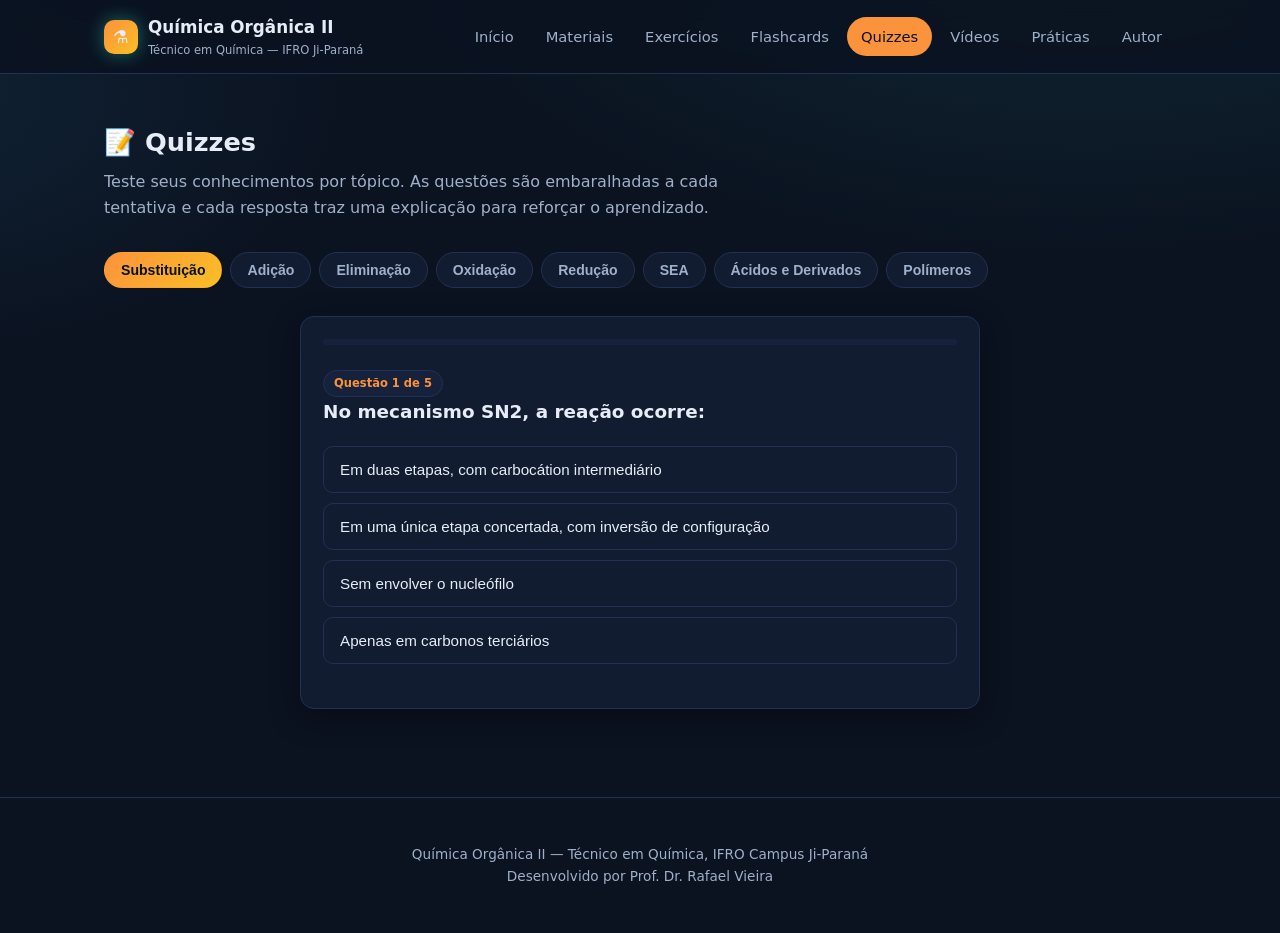
<file: quizzes.html>
<!DOCTYPE html>
<html lang="pt-BR">
<head>
<meta charset="UTF-8">
<meta name="viewport" content="width=device-width, initial-scale=1.0">
<title>Quizzes — Química Orgânica II</title>
<link rel="stylesheet" href="assets/css/style.css">
</head>
<body>

<header class="site-header">
  <nav class="nav">
    <a class="brand" href="index.html">
      <span class="mol">⚗️</span>
      <span>Química Orgânica II<br><small>Técnico em Química — IFRO Ji-Paraná</small></span>
    </a>
    <button class="nav-toggle" aria-label="Abrir menu">☰</button>
    <div class="nav-links">
      <a href="index.html">Início</a>
      <a href="materiais.html">Materiais</a>
      <a href="exercicios.html">Exercícios</a>
      <a href="flashcards.html">Flashcards</a>
      <a href="quizzes.html">Quizzes</a>
      <a href="videos.html">Vídeos</a>
      <a href="praticas.html">Práticas</a>
      <a href="autor.html">Autor</a>
    </div>
  </nav>
</header>

<section>
  <div class="container">
    <h1 class="section-title">📝 Quizzes</h1>
    <p class="section-sub">Teste seus conhecimentos por tópico. As questões são embaralhadas a cada tentativa
      e cada resposta traz uma explicação para reforçar o aprendizado.</p>

    <div class="topic-selector" id="quiz-topic-chips"></div>

    <div class="quiz-wrap">
      <div class="card" id="quiz-body"></div>
    </div>
  </div>
</section>

<footer class="site-footer">
  <div class="container">
    <p>Química Orgânica II — Técnico em Química, IFRO Campus Ji-Paraná<br>
    Desenvolvido por <a href="autor.html">Prof. Dr. Rafael Vieira</a></p>
  </div>
</footer>

<script src="assets/js/topics-data.js"></script>
<script src="assets/js/quizzes-data.js"></script>
<script src="assets/js/app.js"></script>
<script src="assets/js/quizzes.js"></script>
</body>
</html>
</file>
<file: assets/css/style.css>
/* =========================================================
   Química Orgânica II — IFRO Ji-Paraná
   Tema: Científico Moderno (dark, petróleo + aqua)
   ========================================================= */

:root{
  --bg: #0b1220;
  --bg-alt: #0f172a;
  --surface: #111c30;
  --surface-2: #16223b;
  --border: #223054;
  --text: #e6edf7;
  --text-muted: #9fb0c9;
  --accent: #fb923c;      /* laranja */
  --accent-2: #fbbf24;    /* âmbar */
  --accent-3: #38bdf8;    /* azul, detalhes */
  --success: #4ade80;
  --danger: #f87171;
  --warning: #fbbf24;
  --radius: 14px;
  --shadow: 0 8px 30px rgba(0,0,0,0.35);
  --font-body: 'Inter', system-ui, -apple-system, Segoe UI, Roboto, Arial, sans-serif;
  --font-mono: 'JetBrains Mono', 'Fira Code', Consolas, monospace;
  --maxw: 1120px;
}

*{ box-sizing: border-box; }
html{ scroll-behavior: smooth; }

body{
  margin: 0;
  font-family: var(--font-body);
  background:
    radial-gradient(1200px 600px at 85% -10%, rgba(45,212,191,0.12), transparent 60%),
    radial-gradient(900px 500px at -10% 10%, rgba(56,189,248,0.10), transparent 55%),
    var(--bg);
  color: var(--text);
  line-height: 1.6;
  min-height: 100vh;
}

a{ color: var(--accent); text-decoration: none; }
a:hover{ color: var(--accent-2); }

img{ max-width: 100%; display: block; }

.container{
  max-width: var(--maxw);
  margin: 0 auto;
  padding: 0 24px;
}

/* ---------- NAV ---------- */
.site-header{
  position: sticky;
  top: 0;
  z-index: 100;
  background: rgba(11,18,32,0.85);
  backdrop-filter: blur(10px);
  border-bottom: 1px solid var(--border);
}
.nav{
  max-width: var(--maxw);
  margin: 0 auto;
  padding: 14px 24px;
  display: flex;
  align-items: center;
  justify-content: space-between;
  gap: 16px;
  position: relative;
}
.brand{
  display: flex;
  align-items: center;
  gap: 10px;
  font-weight: 700;
  color: var(--text);
  font-size: 1.05rem;
}
.brand .mol{
  width: 34px; height: 34px;
  border-radius: 10px;
  background: linear-gradient(135deg, var(--accent), var(--accent-2));
  display: flex; align-items: center; justify-content: center;
  font-size: 1.1rem;
  box-shadow: 0 0 18px rgba(45,212,191,0.45);
}
.brand small{ display:block; font-weight: 400; color: var(--text-muted); font-size: 0.72rem; }

.nav-links{
  display: flex;
  gap: 4px;
  align-items: center;
  flex-wrap: wrap;
}
.nav-links a{
  color: var(--text-muted);
  padding: 8px 14px;
  border-radius: 999px;
  font-size: 0.92rem;
  font-weight: 500;
  transition: all .15s ease;
}
.nav-links a:hover{ color: var(--text); background: var(--surface-2); }
.nav-links a.active{ color: var(--bg); background: var(--accent); }

.nav-toggle{
  display: none;
  background: var(--surface-2);
  border: 1px solid var(--border);
  color: var(--text);
  border-radius: 8px;
  padding: 8px 10px;
  cursor: pointer;
}

@media (max-width: 880px){
  .nav-toggle{ display: block; }
  .nav-links{
    display: none;
    position: absolute;
    top: 64px; left: 0; right: 0;
    background: var(--bg-alt);
    border-bottom: 1px solid var(--border);
    flex-direction: column;
    align-items: stretch;
    padding: 10px 16px 16px;
  }
  .nav-links.open{ display: flex; }
  .nav-links a{ padding: 12px 14px; }
}

/* ---------- HERO ---------- */
.hero{
  padding: 72px 0 56px;
  text-align: center;
}
.hero .eyebrow{
  display: inline-block;
  padding: 6px 14px;
  border-radius: 999px;
  background: var(--surface-2);
  border: 1px solid var(--border);
  color: var(--accent);
  font-size: 0.8rem;
  font-weight: 600;
  letter-spacing: 0.04em;
  text-transform: uppercase;
  margin-bottom: 18px;
}
.hero h1{
  font-size: clamp(2rem, 4.5vw, 3.2rem);
  margin: 0 0 16px;
  font-weight: 800;
  letter-spacing: -0.02em;
  background: linear-gradient(90deg, var(--text), var(--accent-2) 70%);
  -webkit-background-clip: text;
  background-clip: text;
  color: transparent;
}
.hero p.lead{
  max-width: 680px;
  margin: 0 auto 28px;
  color: var(--text-muted);
  font-size: 1.05rem;
}
.hero-actions{
  display: flex;
  gap: 12px;
  justify-content: center;
  flex-wrap: wrap;
}

.btn{
  display: inline-flex;
  align-items: center;
  gap: 8px;
  padding: 12px 22px;
  border-radius: 10px;
  font-weight: 600;
  font-size: 0.95rem;
  border: 1px solid transparent;
  cursor: pointer;
  transition: transform .15s ease, box-shadow .15s ease;
}
.btn:hover{ transform: translateY(-1px); }
.btn-primary{
  background: linear-gradient(135deg, var(--accent), var(--accent-2));
  color: #04121a;
  box-shadow: 0 6px 20px rgba(45,212,191,0.28);
}
.btn-primary:hover{ color: #04121a; }
.btn-ghost{
  background: var(--surface-2);
  color: var(--text);
  border-color: var(--border);
}
.btn-ghost:hover{ color: var(--text); border-color: var(--accent); }
.btn-sm{ padding: 8px 14px; font-size: 0.85rem; }

/* ---------- SECTIONS / CARDS ---------- */
section{ padding: 48px 0; }
.section-title{
  font-size: 1.6rem;
  font-weight: 700;
  margin: 0 0 6px;
}
.section-sub{
  color: var(--text-muted);
  margin: 0 0 32px;
  max-width: 640px;
}

.grid{
  display: grid;
  gap: 18px;
  grid-template-columns: repeat(auto-fit, minmax(260px, 1fr));
}

.card{
  background: var(--surface);
  border: 1px solid var(--border);
  border-radius: var(--radius);
  padding: 22px;
  box-shadow: var(--shadow);
  transition: border-color .15s ease, transform .15s ease;
}
.card:hover{ border-color: var(--accent); transform: translateY(-2px); }

.topic-card{
  display: flex;
  flex-direction: column;
  gap: 10px;
}
.topic-card h3{ margin: 0; font-size: 1.05rem; }
.topic-card p{ margin: 0; color: var(--text-muted); font-size: 0.9rem; }
.topic-card .tags{ display: flex; gap: 8px; flex-wrap: wrap; margin-top: 6px; }
.tag{
  font-size: 0.72rem;
  padding: 4px 10px;
  border-radius: 999px;
  background: var(--surface-2);
  color: var(--accent);
  border: 1px solid var(--border);
}

.tool-card{
  display: flex;
  flex-direction: column;
  align-items: flex-start;
  gap: 10px;
  max-width: 380px;
}
.tool-card h3{ margin: 0; font-size: 1.1rem; }
.tool-card p{ margin: 0; color: var(--text-muted); font-size: 0.9rem; }

/* Tag de categoria (substitui os ícones dos cards) */
.cat-tag{
  display: inline-block;
  align-self: flex-start;
  font-size: 0.7rem;
  font-weight: 700;
  letter-spacing: 0.04em;
  text-transform: uppercase;
  padding: 4px 12px;
  border-radius: 999px;
  border: 1px solid transparent;
}
.cat-tag.violet{
  background: rgba(167,139,250,0.12);
  color: var(--accent-3);
  border-color: rgba(167,139,250,0.3);
}
.cat-tag.teal{
  background: rgba(45,212,191,0.12);
  color: var(--accent);
  border-color: rgba(45,212,191,0.3);
}
.cat-tag.blue{
  background: rgba(56,189,248,0.12);
  color: var(--accent-2);
  border-color: rgba(56,189,248,0.3);
}
.cat-tag.amber{
  background: rgba(251,191,36,0.12);
  color: var(--warning);
  border-color: rgba(251,191,36,0.3);
}
.cat-tag.green{
  background: rgba(74,222,128,0.12);
  color: var(--success);
  border-color: rgba(74,222,128,0.3);
}
.cat-tag.muted{
  background: var(--surface-2);
  color: var(--text-muted);
  border-color: var(--border);
}

/* ---------- MATERIAIS ---------- */
.material-grid{
  display: grid;
  gap: 18px;
  grid-template-columns: repeat(auto-fit, minmax(260px, 1fr));
}
.material-card{
  display: flex;
  flex-direction: column;
  gap: 10px;
}
.material-card h3{ margin: 0; font-size: 1.05rem; }
.material-card p{ margin: 0; color: var(--text-muted); font-size: 0.9rem; }
.material-card .material-meta{
  display: flex;
  gap: 8px;
  align-items: center;
  color: var(--text-muted);
  font-size: 0.78rem;
  margin-top: 2px;
}
.material-card.soon{
  opacity: 0.55;
}
.material-card.soon:hover{ border-color: var(--border); transform: none; }

/* ---------- TOPIC SELECTOR (flashcards/quiz/videos) ---------- */
.topic-selector{
  display: flex;
  gap: 8px;
  flex-wrap: wrap;
  margin-bottom: 28px;
}
.topic-chip{
  padding: 9px 16px;
  border-radius: 999px;
  background: var(--surface);
  border: 1px solid var(--border);
  color: var(--text-muted);
  font-size: 0.88rem;
  font-weight: 600;
  cursor: pointer;
  transition: all .15s ease;
}
.topic-chip:hover{ border-color: var(--accent); color: var(--text); }
.topic-chip.active{
  background: linear-gradient(135deg, var(--accent), var(--accent-2));
  color: #04121a;
  border-color: transparent;
}

/* ---------- FLASHCARDS ---------- */
.flash-wrap{ max-width: 620px; margin: 0 auto; }
.flash-progress{
  display: flex; justify-content: space-between; align-items: center;
  margin-bottom: 14px; color: var(--text-muted); font-size: 0.85rem;
}
.flashcard{
  perspective: 1400px;
  height: 280px;
  margin-bottom: 22px;
  cursor: pointer;
}
.flashcard-inner{
  position: relative;
  width: 100%; height: 100%;
  transition: transform 0.5s cubic-bezier(.4,.2,.2,1);
  transform-style: preserve-3d;
}
.flashcard.flipped .flashcard-inner{ transform: rotateY(180deg); }
.flash-face{
  position: absolute; inset: 0;
  backface-visibility: hidden;
  border-radius: var(--radius);
  border: 1px solid var(--border);
  display: flex; flex-direction: column; align-items: center; justify-content: center;
  text-align: center;
  padding: 32px;
  background: var(--surface);
  box-shadow: var(--shadow);
}
.flash-face.front{ background: linear-gradient(160deg, var(--surface), var(--surface-2)); }
.flash-face.back{
  transform: rotateY(180deg);
  background: linear-gradient(160deg, #123b38, var(--surface));
  border-color: var(--accent);
}
.flash-face .label{
  position: absolute; top: 14px; left: 18px;
  font-size: 0.7rem; text-transform: uppercase; letter-spacing: 0.06em;
  color: var(--text-muted);
}
.flash-face .txt{ font-size: 1.15rem; font-weight: 600; }
.flash-face .hint{ margin-top: 14px; font-size: 0.78rem; color: var(--text-muted); }
.flash-controls{
  display: flex; justify-content: center; gap: 10px; flex-wrap: wrap;
}

/* ---------- QUIZ ---------- */
.quiz-wrap{ max-width: 680px; margin: 0 auto; }
.quiz-progress-bar{
  height: 6px; border-radius: 999px; background: var(--surface-2);
  overflow: hidden; margin-bottom: 24px;
}
.quiz-progress-fill{
  height: 100%; background: linear-gradient(90deg, var(--accent), var(--accent-2));
  transition: width .3s ease;
}
.quiz-question{ font-size: 1.15rem; font-weight: 700; margin-bottom: 20px; }
.quiz-options{ display: flex; flex-direction: column; gap: 10px; margin-bottom: 22px; }
.quiz-option{
  text-align: left;
  padding: 14px 16px;
  border-radius: 10px;
  background: var(--surface);
  border: 1px solid var(--border);
  color: var(--text);
  cursor: pointer;
  font-size: 0.95rem;
  transition: all .15s ease;
}
.quiz-option:hover{ border-color: var(--accent-2); }
.quiz-option.correct{ border-color: var(--success); background: rgba(74,222,128,0.12); }
.quiz-option.incorrect{ border-color: var(--danger); background: rgba(248,113,113,0.12); }
.quiz-option:disabled{ cursor: default; }
.quiz-explain{
  background: var(--surface-2);
  border: 1px solid var(--border);
  border-radius: 10px;
  padding: 16px;
  font-size: 0.92rem;
  color: var(--text-muted);
  margin-bottom: 20px;
}
.quiz-score{
  text-align: center;
  padding: 40px 20px;
}
.quiz-score .big{ font-size: 3rem; font-weight: 800; color: var(--accent); }

/* ---------- VIDEOS ---------- */
.video-grid{
  display: grid;
  gap: 22px;
  grid-template-columns: repeat(auto-fit, minmax(300px, 1fr));
}
.video-card{
  background: var(--surface);
  border: 1px solid var(--border);
  border-radius: var(--radius);
  overflow: hidden;
  box-shadow: var(--shadow);
}
.video-card .frame-wrap{ position: relative; padding-top: 56.25%; background: #000; cursor: pointer; }
.video-card iframe{ position: absolute; inset: 0; width: 100%; height: 100%; border: 0; }
.video-thumb{
  position: absolute; inset: 0;
  width: 100%; height: 100%;
  object-fit: cover;
}
.play-btn{
  position: absolute; top: 50%; left: 50%;
  transform: translate(-50%, -50%);
  width: 62px; height: 62px;
  border-radius: 50%;
  background: rgba(0,0,0,0.55);
  border: 2px solid var(--accent);
  color: #fff;
  font-size: 1.4rem;
  display: flex; align-items: center; justify-content: center;
  cursor: pointer;
  transition: all .15s ease;
}
.play-btn::before{ content: "▶"; margin-left: 3px; }
.frame-wrap:hover .play-btn{
  background: var(--accent);
  color: #04121a;
  transform: translate(-50%, -50%) scale(1.08);
}
.video-card .meta{ padding: 16px 18px; }
.video-card .meta h4{ margin: 0 0 6px; font-size: 1rem; }
.video-card .meta p{ margin: 0; color: var(--text-muted); font-size: 0.85rem; }
.video-card .meta .channel{ color: var(--accent); font-size: 0.78rem; font-weight: 600; margin-top: 8px; display: block; }

/* ---------- PRÁTICAS ---------- */
.practical-block{
  background: var(--surface);
  border: 1px solid var(--border);
  border-radius: var(--radius);
  padding: 26px;
  margin-bottom: 20px;
}
.practical-block h3{ margin-top: 0; color: var(--accent-2); }
.practical-block .data{
  background: var(--surface-2);
  border-left: 3px solid var(--accent);
  padding: 12px 16px;
  border-radius: 8px;
  font-family: var(--font-mono);
  font-size: 0.88rem;
  margin: 14px 0;
  white-space: pre-wrap;
}
details.solution{
  margin-top: 14px;
  border-top: 1px dashed var(--border);
  padding-top: 12px;
}
details.solution summary{
  cursor: pointer;
  color: var(--accent);
  font-weight: 600;
  font-size: 0.9rem;
}
details.solution[open] summary{ margin-bottom: 10px; }

/* ---------- AUTOR ---------- */
.author-hero{
  display: flex;
  gap: 36px;
  align-items: center;
  flex-wrap: wrap;
  padding: 40px 0;
}
.author-photo{
  width: 220px; height: 220px;
  border-radius: 20px;
  object-fit: cover;
  border: 2px solid var(--border);
  box-shadow: var(--shadow);
}
.author-info h1{ margin: 0 0 6px; font-size: 1.9rem; }
.author-info .role{ color: var(--accent); font-weight: 600; margin-bottom: 14px; }
.author-info p{ color: var(--text-muted); max-width: 560px; }
.author-links{ display: flex; gap: 10px; margin-top: 16px; flex-wrap: wrap; }

/* ---------- FOOTER ---------- */
.site-footer{
  border-top: 1px solid var(--border);
  padding: 32px 0;
  margin-top: 40px;
  color: var(--text-muted);
  font-size: 0.85rem;
  text-align: center;
}
.site-footer a{ color: var(--text-muted); }
.site-footer a:hover{ color: var(--accent); }

/* ---------- Utilities ---------- */
.empty-state{
  text-align: center;
  padding: 40px 20px;
  color: var(--text-muted);
}
.badge{
  display: inline-block;
  padding: 3px 10px;
  border-radius: 999px;
  font-size: 0.72rem;
  font-weight: 700;
  background: var(--surface-2);
  color: var(--accent);
  border: 1px solid var(--border);
}
</file>
